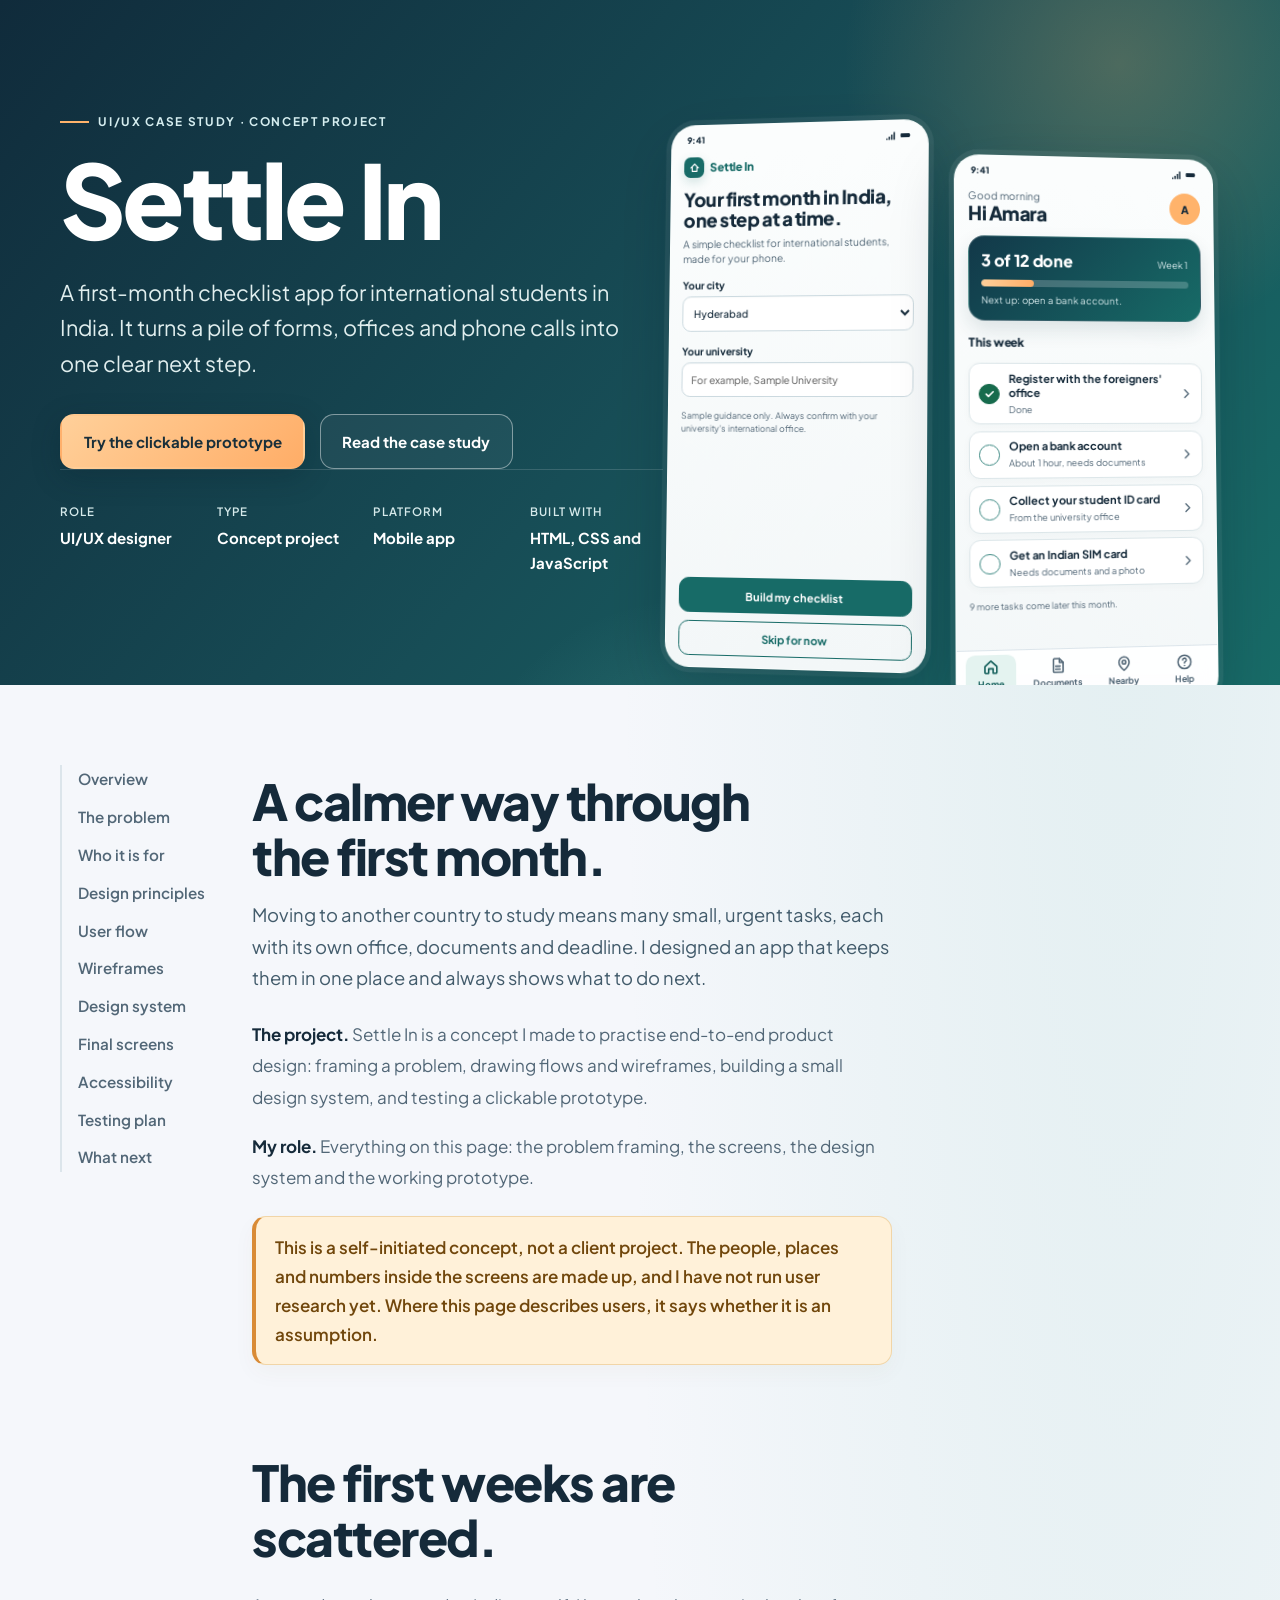
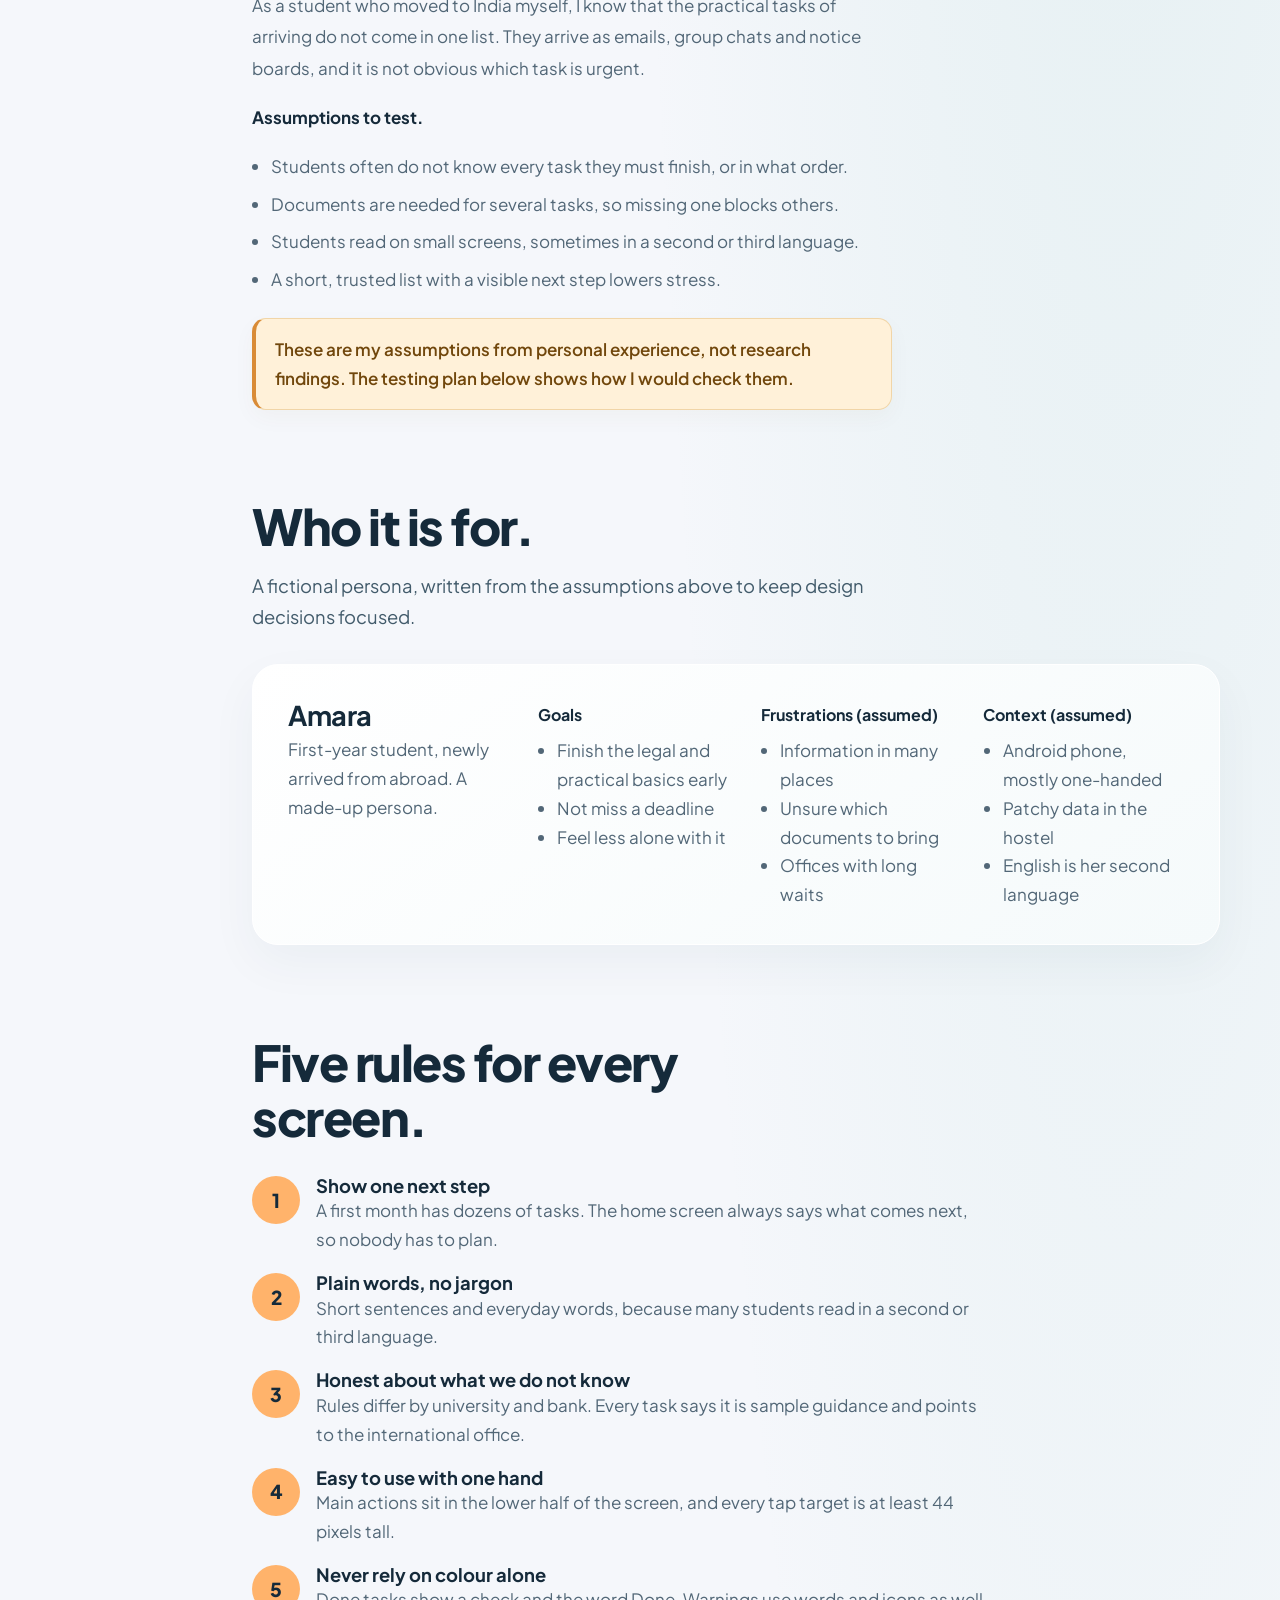
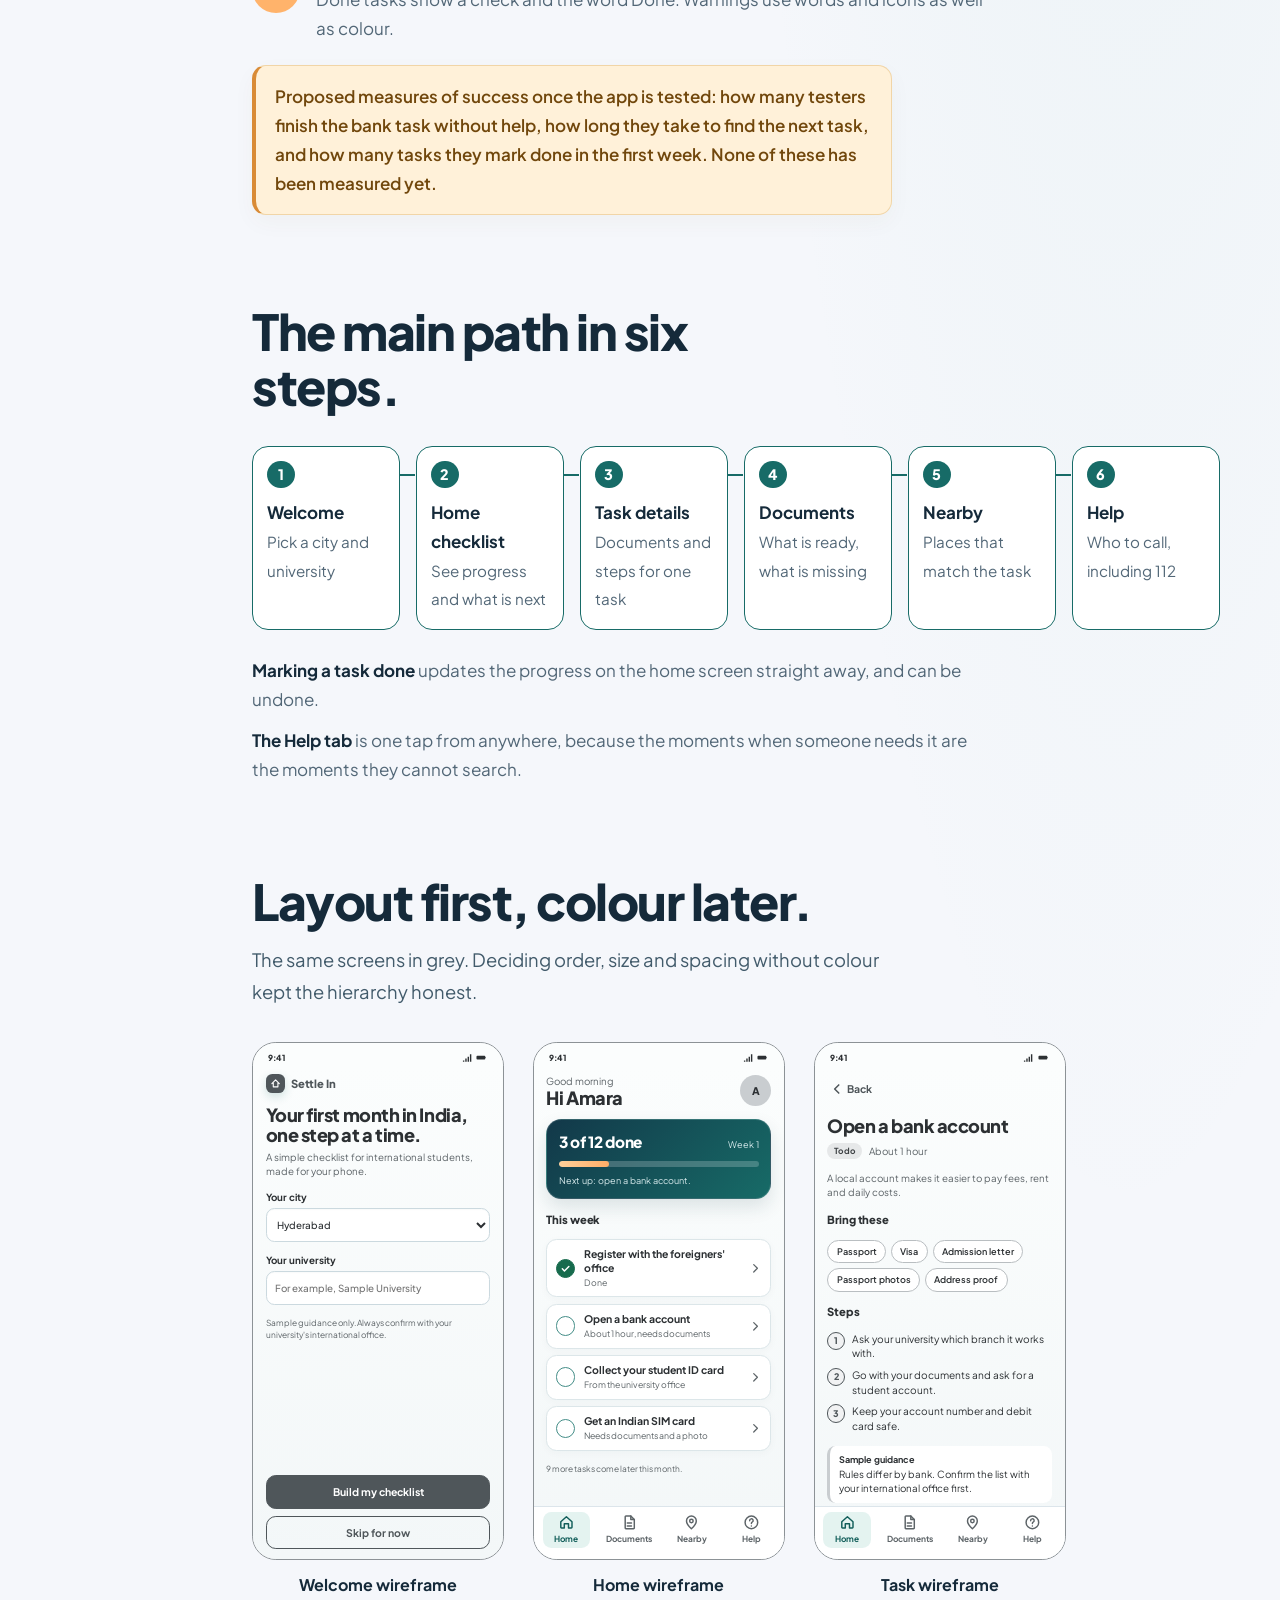
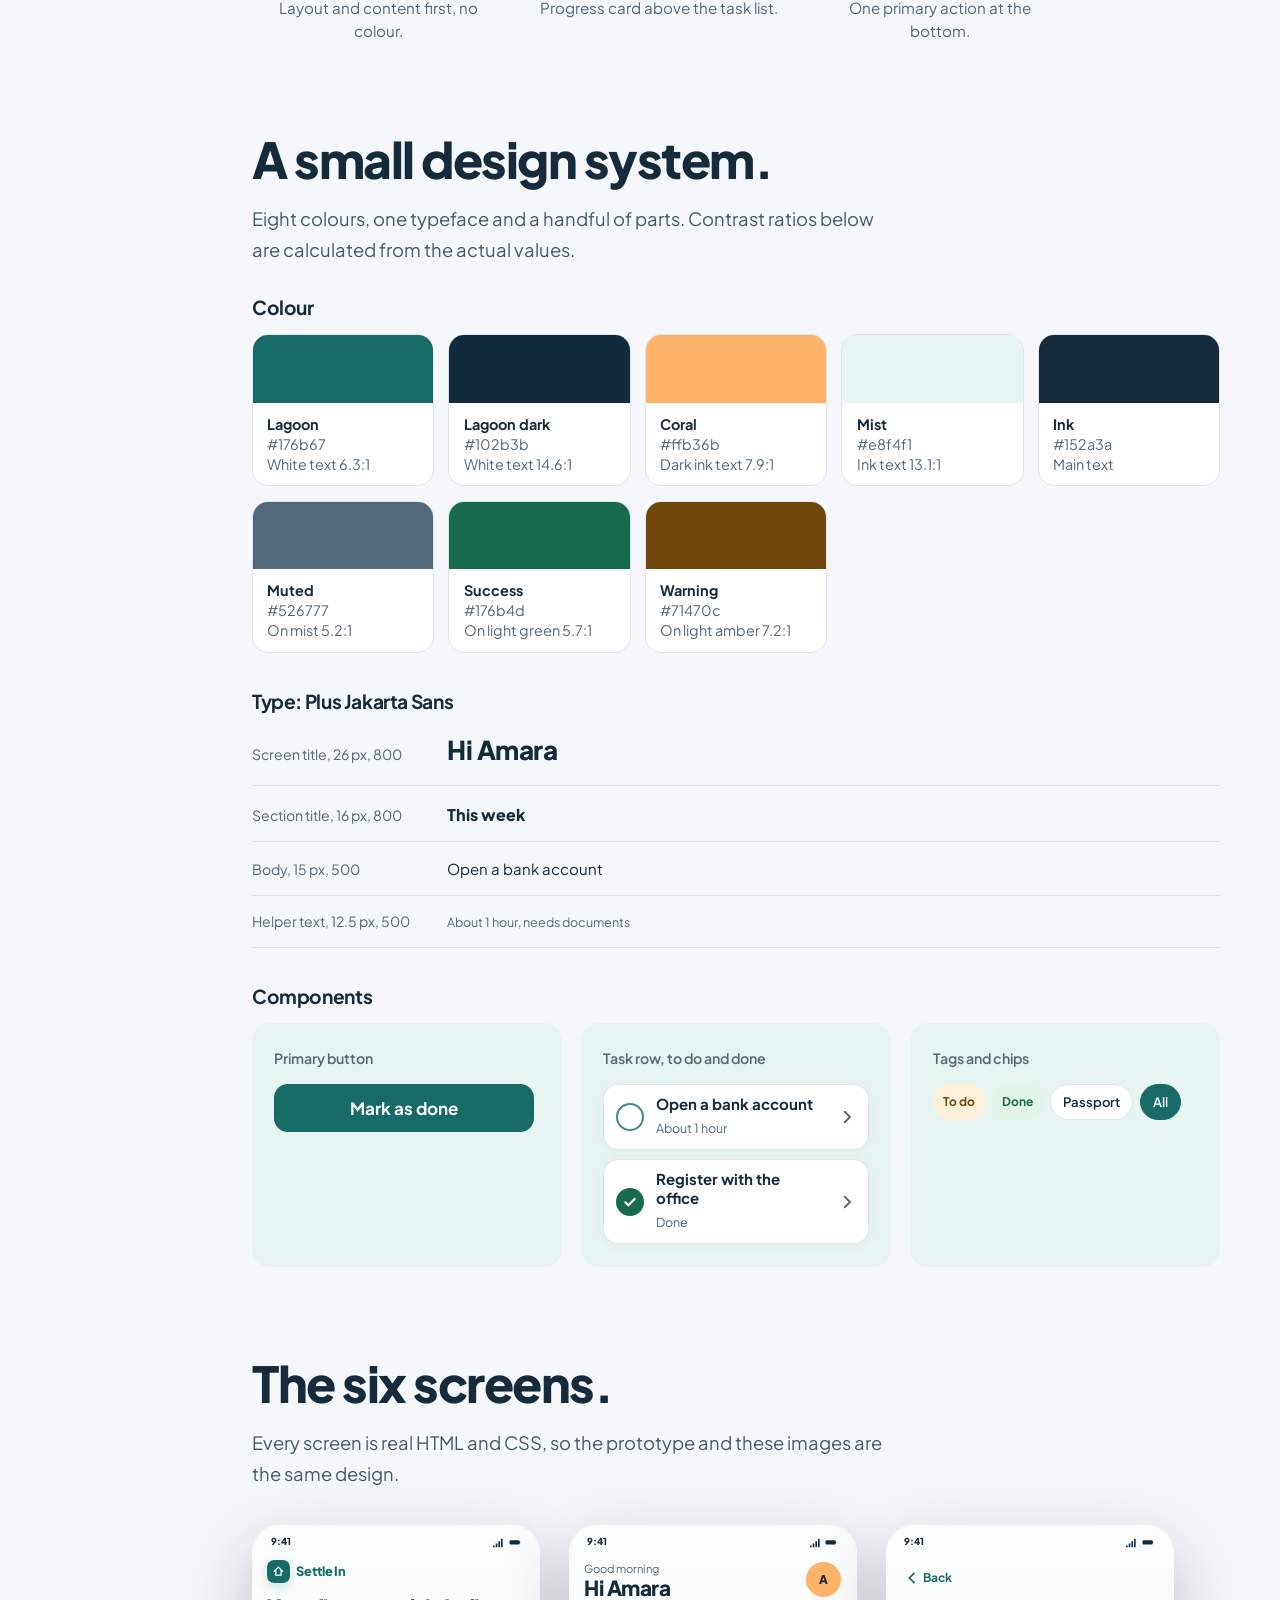
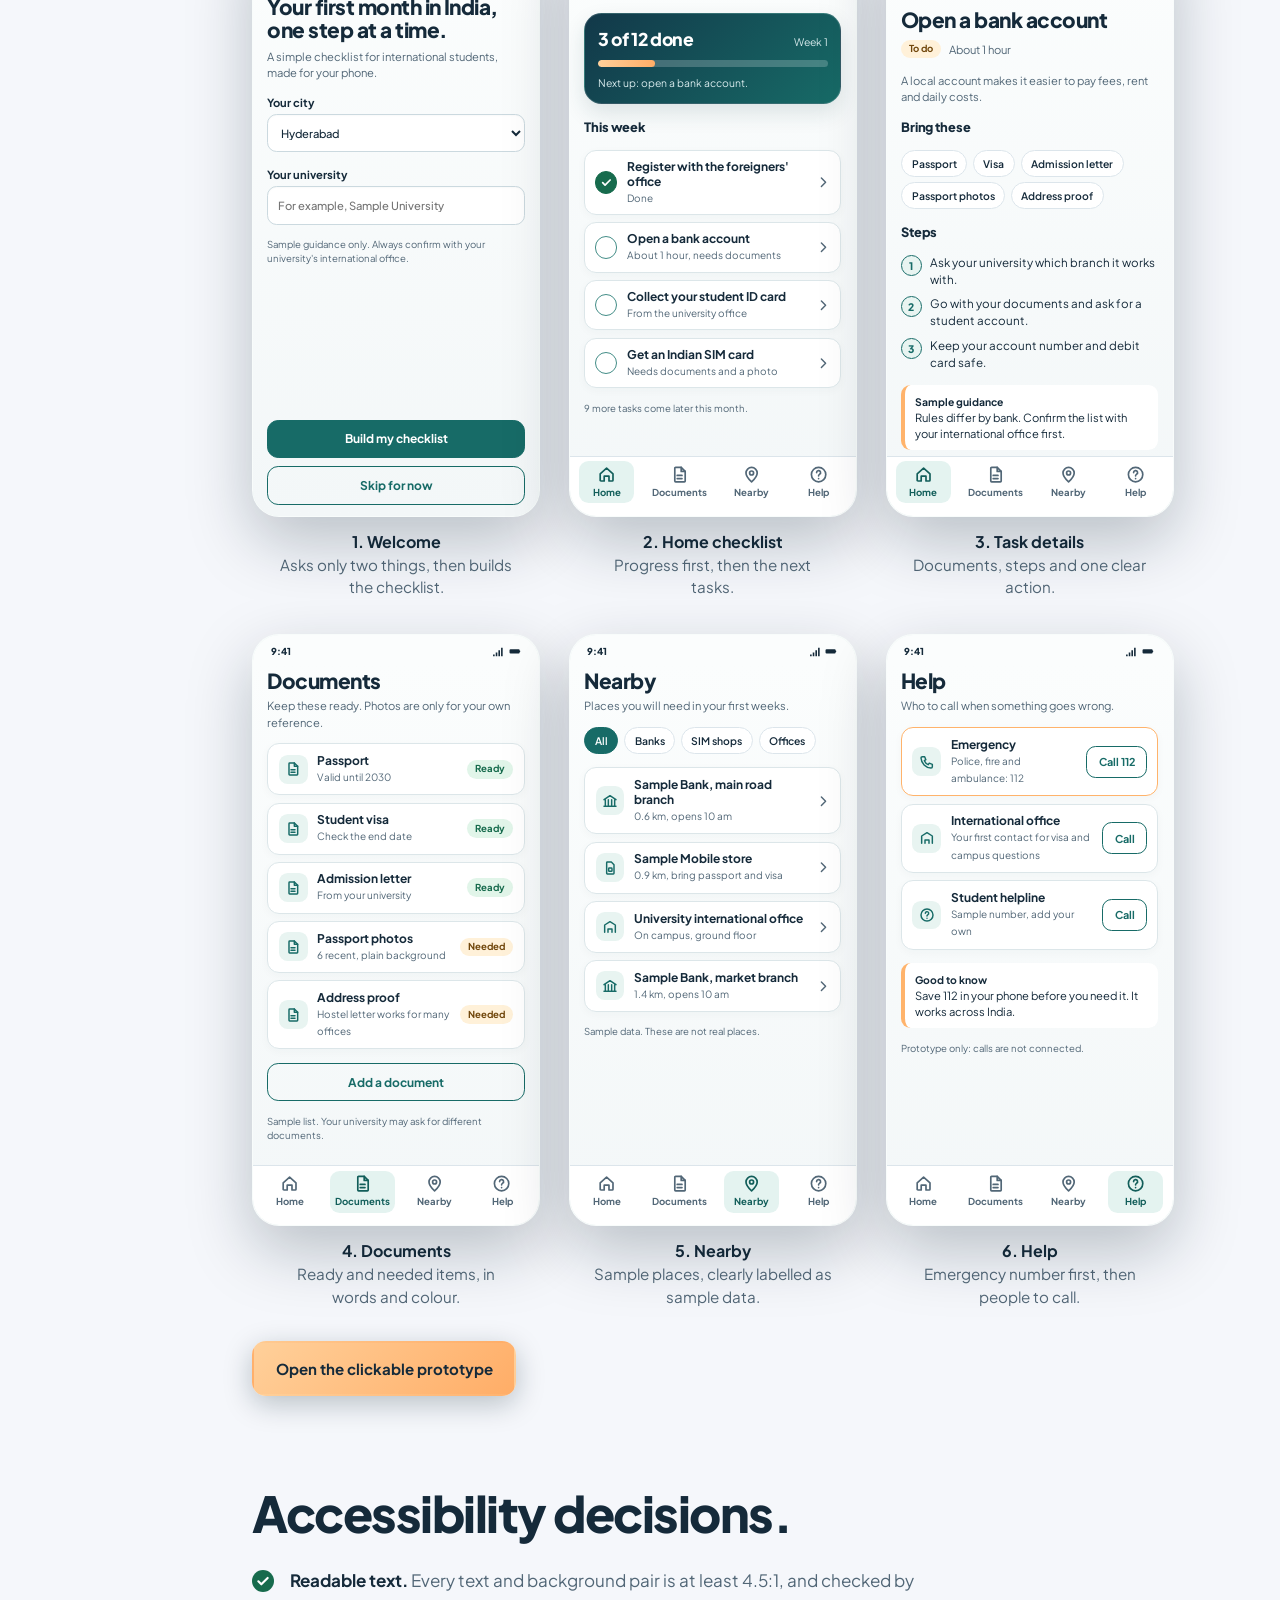
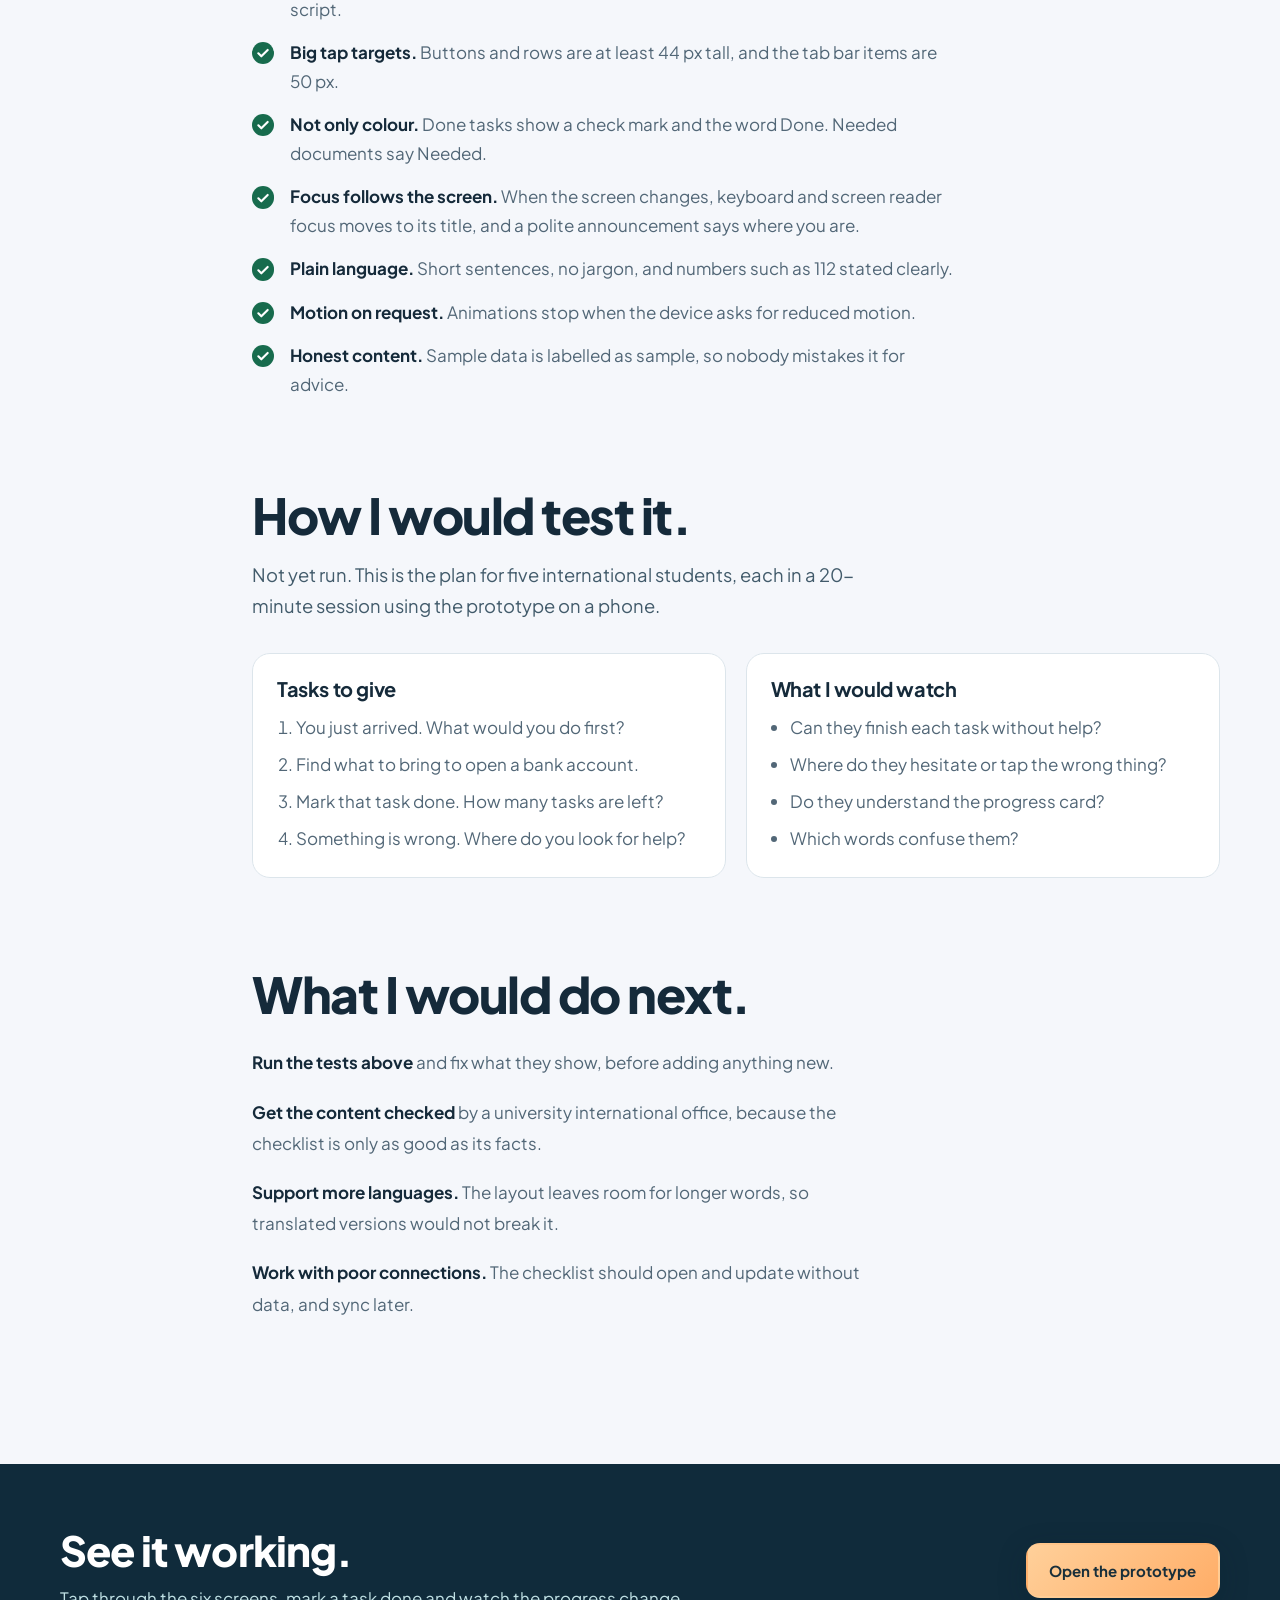
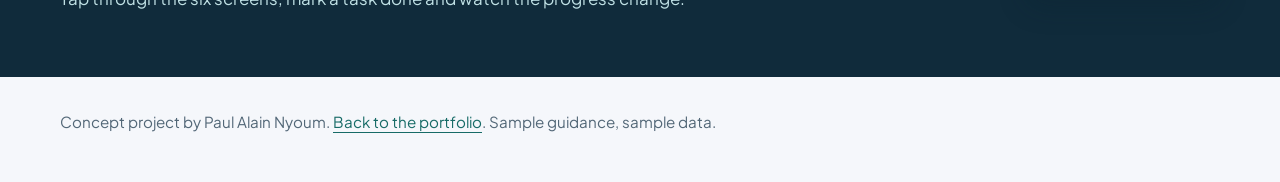
<file: index.html>
<!doctype html>
<html lang="en">
<head>
<meta charset="utf-8">
<meta name="viewport" content="width=device-width, initial-scale=1">
  <link rel="canonical" href="https://paulalan2509.github.io/ux-settle-in/">
<title>Settle In: a UI/UX case study for international students</title>
<meta name="description" content="A concept mobile app that helps international students in India finish their first-month tasks, with a case study and a clickable prototype.">
<meta name="theme-color" content="#102b3b">
<link rel="icon" href="data:image/svg+xml,%3Csvg xmlns='http://www.w3.org/2000/svg' viewBox='0 0 64 64'%3E%3Crect width='64' height='64' rx='16' fill='%23176b67'/%3E%3Cpath d='M16 34l16-16 16 16M22 30v16h20V30' fill='none' stroke='%23fff' stroke-width='5' stroke-linecap='round' stroke-linejoin='round'/%3E%3C/svg%3E">
<link rel="preload" href="assets/fonts/plus-jakarta-sans-latin-wght-normal.woff2" as="font" type="font/woff2" crossorigin>
<link rel="stylesheet" href="css/style.css">
<link rel="stylesheet" href="css/premium.css">
<meta property="og:title" content="Settle In: a UI/UX case study for international students">
<meta property="og:description" content="A concept mobile app that helps international students in India finish their first-month tasks, with a case study and a clickable prototype.">
<meta property="og:type" content="website">
<meta property="og:image" content="https://paulalan2509.github.io/ux-settle-in/assets/og-image.jpg">
<meta name="twitter:card" content="summary_large_image"></head>
<body>
<a class="skip-link" href="#main">Skip to content</a>
<header class="hero dark">
<div class="wrap hero-grid">
<div class="hero-text">
<p class="eyebrow">UI/UX case study · concept project</p>
<h1>Settle In</h1>
<p class="lead">A first-month checklist app for international students in India. It turns a pile of forms, offices and phone calls into one clear next step.</p>
<div class="hero-actions"><a class="btn btn-coral" href="prototype.html">Try the clickable prototype</a><a class="btn btn-line" href="#overview">Read the case study</a></div>
<dl class="facts">
<div><dt>Role</dt><dd>UI/UX designer</dd></div>
<div><dt>Type</dt><dd>Concept project</dd></div>
<div><dt>Platform</dt><dd>Mobile app</dd></div>
<div><dt>Built with</dt><dd>HTML, CSS and JavaScript</dd></div>
</dl>
</div>
<div class="hero-phones"><div class="phone" style="--z:0.74" inert aria-hidden="true"><div class="status"><span>9:41</span><span class="icons"><svg viewBox="0 0 24 24" aria-hidden="true"><path d="M2 18h3v3H2zM7 14h3v7H7zM12 10h3v11h-3zM17 5h3v16h-3z"/></svg><svg viewBox="0 0 24 24" aria-hidden="true"><path d="M3 8h15a2 2 0 0 1 2 2v1h1v2h-1v1a2 2 0 0 1-2 2H3a2 2 0 0 1-2-2v-4a2 2 0 0 1 2-2z"/></svg></span></div><section class="screen" data-screen="welcome"><div class="sbody">
<div class="app-brand"><i><svg viewBox="0 0 24 24" aria-hidden="true" focusable="false"><path d="M4 12l8-8 8 8M7 10v9h10v-9"/></svg></i>Settle In</div>
<div><div class="app-h1" data-focus>Your first month in India, one step at a time.</div><p class="app-sub" style="margin-top:8px">A simple checklist for international students, made for your phone.</p></div>
<label class="field-app">Your city<select><option>Hyderabad</option><option>Bengaluru</option><option>Pune</option><option>Delhi</option></select></label>
<label class="field-app">Your university<input type="text" placeholder="For example, Sample University"></label>
<p class="sample">Sample guidance only. Always confirm with your university's international office.</p>
<div style="margin-top:auto;display:grid;gap:10px"><button class="abtn" type="button" data-go="home">Build my checklist</button><button class="abtn alt" type="button" data-go="home">Skip for now</button></div>
</div></section></div><div class="phone" style="--z:0.74" inert aria-hidden="true"><div class="status"><span>9:41</span><span class="icons"><svg viewBox="0 0 24 24" aria-hidden="true"><path d="M2 18h3v3H2zM7 14h3v7H7zM12 10h3v11h-3zM17 5h3v16h-3z"/></svg><svg viewBox="0 0 24 24" aria-hidden="true"><path d="M3 8h15a2 2 0 0 1 2 2v1h1v2h-1v1a2 2 0 0 1-2 2H3a2 2 0 0 1-2-2v-4a2 2 0 0 1 2-2z"/></svg></span></div><section class="screen" data-screen="home"><div class="sbody">
<div class="hello"><div><p class="app-sub">Good morning</p><div class="app-h1" data-focus>Hi Amara</div></div><div class="avatar" aria-hidden="true">A</div></div>
<div class="progress">
<div style="display:flex;justify-content:space-between;align-items:baseline"><strong><span data-done-count>3</span> of 12 done</strong><span style="color:#d7eaec;font-size:13px">Week 1</span></div>
<div class="bar" role="progressbar" aria-label="Checklist progress" aria-valuemin="0" aria-valuemax="12" aria-valuenow="3" data-bar-wrap><i data-bar style="width:25%"></i></div>
<p>Next up: open a bank account.</p>
</div>
<div class="app-h2">This week</div>
<div class="tasks">
<button class="task done" type="button" data-task="office" data-demo><span class="check"><svg viewBox="0 0 24 24" aria-hidden="true" focusable="false"><path d="M5 12.5l4.5 4.5L19 7.5"/></svg></span><span class="t"><strong>Register with the foreigners' office</strong><small data-pending="Ask your international office if you must">Done</small></span><svg viewBox="0 0 24 24" aria-hidden="true" focusable="false" class="chev"><path d="M9 5l7 7-7 7"/></svg></button>
<button class="task" type="button" data-task="bank" data-go="task"><span class="check"><svg viewBox="0 0 24 24" aria-hidden="true" focusable="false"><path d="M5 12.5l4.5 4.5L19 7.5"/></svg></span><span class="t"><strong>Open a bank account</strong><small data-pending="About 1 hour, needs documents">About 1 hour, needs documents</small></span><svg viewBox="0 0 24 24" aria-hidden="true" focusable="false" class="chev"><path d="M9 5l7 7-7 7"/></svg></button>
<button class="task" type="button" data-task="id" data-demo><span class="check"><svg viewBox="0 0 24 24" aria-hidden="true" focusable="false"><path d="M5 12.5l4.5 4.5L19 7.5"/></svg></span><span class="t"><strong>Collect your student ID card</strong><small data-pending="From the university office">From the university office</small></span><svg viewBox="0 0 24 24" aria-hidden="true" focusable="false" class="chev"><path d="M9 5l7 7-7 7"/></svg></button>
<button class="task" type="button" data-task="sim" data-demo><span class="check"><svg viewBox="0 0 24 24" aria-hidden="true" focusable="false"><path d="M5 12.5l4.5 4.5L19 7.5"/></svg></span><span class="t"><strong>Get an Indian SIM card</strong><small data-pending="Needs documents and a photo">Needs documents and a photo</small></span><svg viewBox="0 0 24 24" aria-hidden="true" focusable="false" class="chev"><path d="M9 5l7 7-7 7"/></svg></button>
</div>
<p class="sample">9 more tasks come later this month.</p>
</div><nav class="tabbar" aria-label="Main"><button class="tabbtn" type="button" data-go="home" aria-current="page"><svg viewBox="0 0 24 24" aria-hidden="true" focusable="false"><path d="M4 11l8-7 8 7v8a1 1 0 0 1-1 1h-4v-6h-6v6H5a1 1 0 0 1-1-1z"/></svg>Home</button><button class="tabbtn" type="button" data-go="docs"><svg viewBox="0 0 24 24" aria-hidden="true" focusable="false"><path d="M7 3h7l5 5v12a1 1 0 0 1-1 1H7a1 1 0 0 1-1-1V4a1 1 0 0 1 1-1z"/><path d="M14 3v5h5M9 13h6M9 17h6"/></svg>Documents</button><button class="tabbtn" type="button" data-go="nearby"><svg viewBox="0 0 24 24" aria-hidden="true" focusable="false"><path d="M12 21s7-6.2 7-11a7 7 0 1 0-14 0c0 4.8 7 11 7 11z"/><circle cx="12" cy="10" r="2.5"/></svg>Nearby</button><button class="tabbtn" type="button" data-go="help"><svg viewBox="0 0 24 24" aria-hidden="true" focusable="false"><circle cx="12" cy="12" r="9"/><path d="M9.5 9.5a2.5 2.5 0 1 1 3.6 2.2c-.7.4-1.1.9-1.1 1.8M12 17h.01"/></svg>Help</button></nav></section></div></div>
</div>
</header>

<div class="wrap layout">
<nav class="rail" aria-label="Case study sections"><ul><li><a href="#overview">Overview</a></li><li><a href="#problem">The problem</a></li><li><a href="#persona">Who it is for</a></li><li><a href="#principles">Design principles</a></li><li><a href="#flow">User flow</a></li><li><a href="#wireframes">Wireframes</a></li><li><a href="#system">Design system</a></li><li><a href="#screens">Final screens</a></li><li><a href="#access">Accessibility</a></li><li><a href="#testing">Testing plan</a></li><li><a href="#next">What next</a></li></ul></nav>
<main id="main" class="study">

<section class="chapter" id="overview" aria-labelledby="h-overview">
<h2 id="h-overview">A calmer way through the first month.</h2>
<p class="intro">Moving to another country to study means many small, urgent tasks, each with its own office, documents and deadline. I designed an app that keeps them in one place and always shows what to do next.</p>
<div class="body">
<p><strong>The project.</strong> Settle In is a concept I made to practise end-to-end product design: framing a problem, drawing flows and wireframes, building a small design system, and testing a clickable prototype.</p>
<p><strong>My role.</strong> Everything on this page: the problem framing, the screens, the design system and the working prototype.</p>
</div>
<p class="note">This is a self-initiated concept, not a client project. The people, places and numbers inside the screens are made up, and I have not run user research yet. Where this page describes users, it says whether it is an assumption.</p>
</section>

<section class="chapter" id="problem" aria-labelledby="h-problem">
<h2 id="h-problem">The first weeks are scattered.</h2>
<div class="body">
<p>As a student who moved to India myself, I know that the practical tasks of arriving do not come in one list. They arrive as emails, group chats and notice boards, and it is not obvious which task is urgent.</p>
<p><strong>Assumptions to test.</strong></p>
<ul style="margin:0;padding-left:1.2rem;display:grid;gap:.4rem">
<li>Students often do not know every task they must finish, or in what order.</li>
<li>Documents are needed for several tasks, so missing one blocks others.</li>
<li>Students read on small screens, sometimes in a second or third language.</li>
<li>A short, trusted list with a visible next step lowers stress.</li>
</ul>
</div>
<p class="note">These are my assumptions from personal experience, not research findings. The testing plan below shows how I would check them.</p>
</section>

<section class="chapter" id="persona" aria-labelledby="h-persona">
<h2 id="h-persona">Who it is for.</h2>
<p class="intro">A fictional persona, written from the assumptions above to keep design decisions focused.</p>
<div class="persona">
<div><h3>Amara</h3><p class="sub">First-year student, newly arrived from abroad. A made-up persona.</p></div>
<div class="cols">
<div><h4>Goals</h4><ul><li>Finish the legal and practical basics early</li><li>Not miss a deadline</li><li>Feel less alone with it</li></ul></div>
<div><h4>Frustrations (assumed)</h4><ul><li>Information in many places</li><li>Unsure which documents to bring</li><li>Offices with long waits</li></ul></div>
<div><h4>Context (assumed)</h4><ul><li>Android phone, mostly one-handed</li><li>Patchy data in the hostel</li><li>English is her second language</li></ul></div>
</div>
</div>
</section>

<section class="chapter" id="principles" aria-labelledby="h-principles">
<h2 id="h-principles">Five rules for every screen.</h2>
<ol class="principles"><li><span class="n" aria-hidden="true">1</span><div><h3>Show one next step</h3><p>A first month has dozens of tasks. The home screen always says what comes next, so nobody has to plan.</p></div></li><li><span class="n" aria-hidden="true">2</span><div><h3>Plain words, no jargon</h3><p>Short sentences and everyday words, because many students read in a second or third language.</p></div></li><li><span class="n" aria-hidden="true">3</span><div><h3>Honest about what we do not know</h3><p>Rules differ by university and bank. Every task says it is sample guidance and points to the international office.</p></div></li><li><span class="n" aria-hidden="true">4</span><div><h3>Easy to use with one hand</h3><p>Main actions sit in the lower half of the screen, and every tap target is at least 44 pixels tall.</p></div></li><li><span class="n" aria-hidden="true">5</span><div><h3>Never rely on colour alone</h3><p>Done tasks show a check and the word Done. Warnings use words and icons as well as colour.</p></div></li></ol>
<p class="note">Proposed measures of success once the app is tested: how many testers finish the bank task without help, how long they take to find the next task, and how many tasks they mark done in the first week. None of these has been measured yet.</p>
</section>

<section class="chapter" id="flow" aria-labelledby="h-flow">
<h2 id="h-flow">The main path in six steps.</h2>
<ol class="flow"><li><strong>Welcome</strong><span>Pick a city and university</span></li><li><strong>Home checklist</strong><span>See progress and what is next</span></li><li><strong>Task details</strong><span>Documents and steps for one task</span></li><li><strong>Documents</strong><span>What is ready, what is missing</span></li><li><strong>Nearby</strong><span>Places that match the task</span></li><li><strong>Help</strong><span>Who to call, including 112</span></li></ol>
<div class="side-paths">
<p><strong>Marking a task done</strong> updates the progress on the home screen straight away, and can be undone.</p>
<p><strong>The Help tab</strong> is one tap from anywhere, because the moments when someone needs it are the moments they cannot search.</p>
</div>
</section>

<section class="chapter" id="wireframes" aria-labelledby="h-wire">
<h2 id="h-wire">Layout first, colour later.</h2>
<p class="intro">The same screens in grey. Deciding order, size and spacing without colour kept the hierarchy honest.</p>
<div class="phones"><figure><div class="phone wire" style="--z:0.7" inert aria-hidden="true"><div class="status"><span>9:41</span><span class="icons"><svg viewBox="0 0 24 24" aria-hidden="true"><path d="M2 18h3v3H2zM7 14h3v7H7zM12 10h3v11h-3zM17 5h3v16h-3z"/></svg><svg viewBox="0 0 24 24" aria-hidden="true"><path d="M3 8h15a2 2 0 0 1 2 2v1h1v2h-1v1a2 2 0 0 1-2 2H3a2 2 0 0 1-2-2v-4a2 2 0 0 1 2-2z"/></svg></span></div><section class="screen" data-screen="welcome"><div class="sbody">
<div class="app-brand"><i><svg viewBox="0 0 24 24" aria-hidden="true" focusable="false"><path d="M4 12l8-8 8 8M7 10v9h10v-9"/></svg></i>Settle In</div>
<div><div class="app-h1" data-focus>Your first month in India, one step at a time.</div><p class="app-sub" style="margin-top:8px">A simple checklist for international students, made for your phone.</p></div>
<label class="field-app">Your city<select><option>Hyderabad</option><option>Bengaluru</option><option>Pune</option><option>Delhi</option></select></label>
<label class="field-app">Your university<input type="text" placeholder="For example, Sample University"></label>
<p class="sample">Sample guidance only. Always confirm with your university's international office.</p>
<div style="margin-top:auto;display:grid;gap:10px"><button class="abtn" type="button" data-go="home">Build my checklist</button><button class="abtn alt" type="button" data-go="home">Skip for now</button></div>
</div></section></div><figcaption><strong>Welcome wireframe</strong>Layout and content first, no colour.</figcaption></figure><figure><div class="phone wire" style="--z:0.7" inert aria-hidden="true"><div class="status"><span>9:41</span><span class="icons"><svg viewBox="0 0 24 24" aria-hidden="true"><path d="M2 18h3v3H2zM7 14h3v7H7zM12 10h3v11h-3zM17 5h3v16h-3z"/></svg><svg viewBox="0 0 24 24" aria-hidden="true"><path d="M3 8h15a2 2 0 0 1 2 2v1h1v2h-1v1a2 2 0 0 1-2 2H3a2 2 0 0 1-2-2v-4a2 2 0 0 1 2-2z"/></svg></span></div><section class="screen" data-screen="home"><div class="sbody">
<div class="hello"><div><p class="app-sub">Good morning</p><div class="app-h1" data-focus>Hi Amara</div></div><div class="avatar" aria-hidden="true">A</div></div>
<div class="progress">
<div style="display:flex;justify-content:space-between;align-items:baseline"><strong><span data-done-count>3</span> of 12 done</strong><span style="color:#d7eaec;font-size:13px">Week 1</span></div>
<div class="bar" role="progressbar" aria-label="Checklist progress" aria-valuemin="0" aria-valuemax="12" aria-valuenow="3" data-bar-wrap><i data-bar style="width:25%"></i></div>
<p>Next up: open a bank account.</p>
</div>
<div class="app-h2">This week</div>
<div class="tasks">
<button class="task done" type="button" data-task="office" data-demo><span class="check"><svg viewBox="0 0 24 24" aria-hidden="true" focusable="false"><path d="M5 12.5l4.5 4.5L19 7.5"/></svg></span><span class="t"><strong>Register with the foreigners' office</strong><small data-pending="Ask your international office if you must">Done</small></span><svg viewBox="0 0 24 24" aria-hidden="true" focusable="false" class="chev"><path d="M9 5l7 7-7 7"/></svg></button>
<button class="task" type="button" data-task="bank" data-go="task"><span class="check"><svg viewBox="0 0 24 24" aria-hidden="true" focusable="false"><path d="M5 12.5l4.5 4.5L19 7.5"/></svg></span><span class="t"><strong>Open a bank account</strong><small data-pending="About 1 hour, needs documents">About 1 hour, needs documents</small></span><svg viewBox="0 0 24 24" aria-hidden="true" focusable="false" class="chev"><path d="M9 5l7 7-7 7"/></svg></button>
<button class="task" type="button" data-task="id" data-demo><span class="check"><svg viewBox="0 0 24 24" aria-hidden="true" focusable="false"><path d="M5 12.5l4.5 4.5L19 7.5"/></svg></span><span class="t"><strong>Collect your student ID card</strong><small data-pending="From the university office">From the university office</small></span><svg viewBox="0 0 24 24" aria-hidden="true" focusable="false" class="chev"><path d="M9 5l7 7-7 7"/></svg></button>
<button class="task" type="button" data-task="sim" data-demo><span class="check"><svg viewBox="0 0 24 24" aria-hidden="true" focusable="false"><path d="M5 12.5l4.5 4.5L19 7.5"/></svg></span><span class="t"><strong>Get an Indian SIM card</strong><small data-pending="Needs documents and a photo">Needs documents and a photo</small></span><svg viewBox="0 0 24 24" aria-hidden="true" focusable="false" class="chev"><path d="M9 5l7 7-7 7"/></svg></button>
</div>
<p class="sample">9 more tasks come later this month.</p>
</div><nav class="tabbar" aria-label="Main"><button class="tabbtn" type="button" data-go="home" aria-current="page"><svg viewBox="0 0 24 24" aria-hidden="true" focusable="false"><path d="M4 11l8-7 8 7v8a1 1 0 0 1-1 1h-4v-6h-6v6H5a1 1 0 0 1-1-1z"/></svg>Home</button><button class="tabbtn" type="button" data-go="docs"><svg viewBox="0 0 24 24" aria-hidden="true" focusable="false"><path d="M7 3h7l5 5v12a1 1 0 0 1-1 1H7a1 1 0 0 1-1-1V4a1 1 0 0 1 1-1z"/><path d="M14 3v5h5M9 13h6M9 17h6"/></svg>Documents</button><button class="tabbtn" type="button" data-go="nearby"><svg viewBox="0 0 24 24" aria-hidden="true" focusable="false"><path d="M12 21s7-6.2 7-11a7 7 0 1 0-14 0c0 4.8 7 11 7 11z"/><circle cx="12" cy="10" r="2.5"/></svg>Nearby</button><button class="tabbtn" type="button" data-go="help"><svg viewBox="0 0 24 24" aria-hidden="true" focusable="false"><circle cx="12" cy="12" r="9"/><path d="M9.5 9.5a2.5 2.5 0 1 1 3.6 2.2c-.7.4-1.1.9-1.1 1.8M12 17h.01"/></svg>Help</button></nav></section></div><figcaption><strong>Home wireframe</strong>Progress card above the task list.</figcaption></figure><figure><div class="phone wire" style="--z:0.7" inert aria-hidden="true"><div class="status"><span>9:41</span><span class="icons"><svg viewBox="0 0 24 24" aria-hidden="true"><path d="M2 18h3v3H2zM7 14h3v7H7zM12 10h3v11h-3zM17 5h3v16h-3z"/></svg><svg viewBox="0 0 24 24" aria-hidden="true"><path d="M3 8h15a2 2 0 0 1 2 2v1h1v2h-1v1a2 2 0 0 1-2 2H3a2 2 0 0 1-2-2v-4a2 2 0 0 1 2-2z"/></svg></span></div><section class="screen" data-screen="task"><div class="sbody">
<div class="topbar"><button class="back" type="button" data-back><svg viewBox="0 0 24 24" aria-hidden="true" focusable="false"><path d="M15 5l-7 7 7 7"/></svg>Back</button></div>
<div><div class="app-h1" data-focus>Open a bank account</div>
<div style="display:flex;gap:10px;align-items:center;margin-top:10px"><span class="tag" data-status="bank">To do</span><span class="app-sub">About 1 hour</span></div></div>
<p class="app-sub">A local account makes it easier to pay fees, rent and daily costs.</p>
<div class="app-h2">Bring these</div>
<div class="chips"><span class="chip">Passport</span><span class="chip">Visa</span><span class="chip">Admission letter</span><span class="chip">Passport photos</span><span class="chip">Address proof</span></div>
<div class="app-h2">Steps</div>
<ol class="steps-app"><li>Ask your university which branch it works with.</li><li>Go with your documents and ask for a student account.</li><li>Keep your account number and debit card safe.</li></ol>
<div class="tip"><strong>Sample guidance</strong>Rules differ by bank. Confirm the list with your international office first.</div>
<div style="display:grid;gap:10px;margin-top:4px"><button class="abtn" type="button" data-done="bank" aria-pressed="false">Mark as done</button><button class="abtn alt" type="button" data-go="docs">See my documents</button></div>
</div><nav class="tabbar" aria-label="Main"><button class="tabbtn" type="button" data-go="home" aria-current="page"><svg viewBox="0 0 24 24" aria-hidden="true" focusable="false"><path d="M4 11l8-7 8 7v8a1 1 0 0 1-1 1h-4v-6h-6v6H5a1 1 0 0 1-1-1z"/></svg>Home</button><button class="tabbtn" type="button" data-go="docs"><svg viewBox="0 0 24 24" aria-hidden="true" focusable="false"><path d="M7 3h7l5 5v12a1 1 0 0 1-1 1H7a1 1 0 0 1-1-1V4a1 1 0 0 1 1-1z"/><path d="M14 3v5h5M9 13h6M9 17h6"/></svg>Documents</button><button class="tabbtn" type="button" data-go="nearby"><svg viewBox="0 0 24 24" aria-hidden="true" focusable="false"><path d="M12 21s7-6.2 7-11a7 7 0 1 0-14 0c0 4.8 7 11 7 11z"/><circle cx="12" cy="10" r="2.5"/></svg>Nearby</button><button class="tabbtn" type="button" data-go="help"><svg viewBox="0 0 24 24" aria-hidden="true" focusable="false"><circle cx="12" cy="12" r="9"/><path d="M9.5 9.5a2.5 2.5 0 1 1 3.6 2.2c-.7.4-1.1.9-1.1 1.8M12 17h.01"/></svg>Help</button></nav></section></div><figcaption><strong>Task wireframe</strong>One primary action at the bottom.</figcaption></figure></div>
</section>

<section class="chapter" id="system" aria-labelledby="h-system">
<h2 id="h-system">A small design system.</h2>
<p class="intro">Eight colours, one typeface and a handful of parts. Contrast ratios below are calculated from the actual values.</p>
<div class="tokens">
<div><h3 style="margin-bottom:1rem;font-size:1.2rem">Colour</h3><div class="swatches"><div class="swatch"><div class="chip-c" style="background:#176b67"></div><div><strong>Lagoon</strong><span>#176b67<br>White text 6.3:1</span></div></div><div class="swatch"><div class="chip-c" style="background:#102b3b"></div><div><strong>Lagoon dark</strong><span>#102b3b<br>White text 14.6:1</span></div></div><div class="swatch"><div class="chip-c" style="background:#ffb36b"></div><div><strong>Coral</strong><span>#ffb36b<br>Dark ink text 7.9:1</span></div></div><div class="swatch"><div class="chip-c" style="background:#e8f4f1"></div><div><strong>Mist</strong><span>#e8f4f1<br>Ink text 13.1:1</span></div></div><div class="swatch"><div class="chip-c" style="background:#152a3a"></div><div><strong>Ink</strong><span>#152a3a<br>Main text</span></div></div><div class="swatch"><div class="chip-c" style="background:#526777"></div><div><strong>Muted</strong><span>#526777<br>On mist 5.2:1</span></div></div><div class="swatch"><div class="chip-c" style="background:#176b4d"></div><div><strong>Success</strong><span>#176b4d<br>On light green 5.7:1</span></div></div><div class="swatch"><div class="chip-c" style="background:#71470c"></div><div><strong>Warning</strong><span>#71470c<br>On light amber 7.2:1</span></div></div></div></div>
<div><h3 style="margin-bottom:1rem;font-size:1.2rem">Type: Plus Jakarta Sans</h3>
<div class="type-spec">
<div class="type-row"><small>Screen title, 26 px, 800</small><span style="font-size:26px;font-weight:800;letter-spacing:-.02em">Hi Amara</span></div>
<div class="type-row"><small>Section title, 16 px, 800</small><span style="font-size:16px;font-weight:800">This week</span></div>
<div class="type-row"><small>Body, 15 px, 500</small><span style="font-size:15px">Open a bank account</span></div>
<div class="type-row"><small>Helper text, 12.5 px, 500</small><span style="font-size:12.5px;color:var(--mute)">About 1 hour, needs documents</span></div>
</div></div>
<div><h3 style="margin-bottom:1rem;font-size:1.2rem">Components</h3><div class="parts">
<div class="part"><small>Primary button</small><div inert class="phone-part" style="font-family:var(--font)"><button class="abtn" type="button" tabindex="-1" style="max-width:260px">Mark as done</button></div></div>
<div class="part"><small>Task row, to do and done</small><div inert class="tasks" style="font-size:15px;max-width:320px"><button class="task" type="button" data-task="a" data-demo><span class="check"><svg viewBox="0 0 24 24" aria-hidden="true" focusable="false"><path d="M5 12.5l4.5 4.5L19 7.5"/></svg></span><span class="t"><strong>Open a bank account</strong><small data-pending="About 1 hour">About 1 hour</small></span><svg viewBox="0 0 24 24" aria-hidden="true" focusable="false" class="chev"><path d="M9 5l7 7-7 7"/></svg></button><button class="task done" type="button" data-task="b" data-demo><span class="check"><svg viewBox="0 0 24 24" aria-hidden="true" focusable="false"><path d="M5 12.5l4.5 4.5L19 7.5"/></svg></span><span class="t"><strong>Register with the office</strong><small data-pending="Ask your international office">Done</small></span><svg viewBox="0 0 24 24" aria-hidden="true" focusable="false" class="chev"><path d="M9 5l7 7-7 7"/></svg></button></div></div>
<div class="part"><small>Tags and chips</small><div inert class="chips"><span class="tag">To do</span><span class="tag ok">Done</span><span class="chip">Passport</span><span class="chip on">All</span></div></div>
</div></div>
</div>
</section>

<section class="chapter" id="screens" aria-labelledby="h-screens">
<h2 id="h-screens">The six screens.</h2>
<p class="intro">Every screen is real HTML and CSS, so the prototype and these images are the same design.</p>
<div class="phones"><figure><div class="phone" style="--z:0.8" inert aria-hidden="true"><div class="status"><span>9:41</span><span class="icons"><svg viewBox="0 0 24 24" aria-hidden="true"><path d="M2 18h3v3H2zM7 14h3v7H7zM12 10h3v11h-3zM17 5h3v16h-3z"/></svg><svg viewBox="0 0 24 24" aria-hidden="true"><path d="M3 8h15a2 2 0 0 1 2 2v1h1v2h-1v1a2 2 0 0 1-2 2H3a2 2 0 0 1-2-2v-4a2 2 0 0 1 2-2z"/></svg></span></div><section class="screen" data-screen="welcome"><div class="sbody">
<div class="app-brand"><i><svg viewBox="0 0 24 24" aria-hidden="true" focusable="false"><path d="M4 12l8-8 8 8M7 10v9h10v-9"/></svg></i>Settle In</div>
<div><div class="app-h1" data-focus>Your first month in India, one step at a time.</div><p class="app-sub" style="margin-top:8px">A simple checklist for international students, made for your phone.</p></div>
<label class="field-app">Your city<select><option>Hyderabad</option><option>Bengaluru</option><option>Pune</option><option>Delhi</option></select></label>
<label class="field-app">Your university<input type="text" placeholder="For example, Sample University"></label>
<p class="sample">Sample guidance only. Always confirm with your university's international office.</p>
<div style="margin-top:auto;display:grid;gap:10px"><button class="abtn" type="button" data-go="home">Build my checklist</button><button class="abtn alt" type="button" data-go="home">Skip for now</button></div>
</div></section></div><figcaption><strong>1. Welcome</strong>Asks only two things, then builds the checklist.</figcaption></figure><figure><div class="phone" style="--z:0.8" inert aria-hidden="true"><div class="status"><span>9:41</span><span class="icons"><svg viewBox="0 0 24 24" aria-hidden="true"><path d="M2 18h3v3H2zM7 14h3v7H7zM12 10h3v11h-3zM17 5h3v16h-3z"/></svg><svg viewBox="0 0 24 24" aria-hidden="true"><path d="M3 8h15a2 2 0 0 1 2 2v1h1v2h-1v1a2 2 0 0 1-2 2H3a2 2 0 0 1-2-2v-4a2 2 0 0 1 2-2z"/></svg></span></div><section class="screen" data-screen="home"><div class="sbody">
<div class="hello"><div><p class="app-sub">Good morning</p><div class="app-h1" data-focus>Hi Amara</div></div><div class="avatar" aria-hidden="true">A</div></div>
<div class="progress">
<div style="display:flex;justify-content:space-between;align-items:baseline"><strong><span data-done-count>3</span> of 12 done</strong><span style="color:#d7eaec;font-size:13px">Week 1</span></div>
<div class="bar" role="progressbar" aria-label="Checklist progress" aria-valuemin="0" aria-valuemax="12" aria-valuenow="3" data-bar-wrap><i data-bar style="width:25%"></i></div>
<p>Next up: open a bank account.</p>
</div>
<div class="app-h2">This week</div>
<div class="tasks">
<button class="task done" type="button" data-task="office" data-demo><span class="check"><svg viewBox="0 0 24 24" aria-hidden="true" focusable="false"><path d="M5 12.5l4.5 4.5L19 7.5"/></svg></span><span class="t"><strong>Register with the foreigners' office</strong><small data-pending="Ask your international office if you must">Done</small></span><svg viewBox="0 0 24 24" aria-hidden="true" focusable="false" class="chev"><path d="M9 5l7 7-7 7"/></svg></button>
<button class="task" type="button" data-task="bank" data-go="task"><span class="check"><svg viewBox="0 0 24 24" aria-hidden="true" focusable="false"><path d="M5 12.5l4.5 4.5L19 7.5"/></svg></span><span class="t"><strong>Open a bank account</strong><small data-pending="About 1 hour, needs documents">About 1 hour, needs documents</small></span><svg viewBox="0 0 24 24" aria-hidden="true" focusable="false" class="chev"><path d="M9 5l7 7-7 7"/></svg></button>
<button class="task" type="button" data-task="id" data-demo><span class="check"><svg viewBox="0 0 24 24" aria-hidden="true" focusable="false"><path d="M5 12.5l4.5 4.5L19 7.5"/></svg></span><span class="t"><strong>Collect your student ID card</strong><small data-pending="From the university office">From the university office</small></span><svg viewBox="0 0 24 24" aria-hidden="true" focusable="false" class="chev"><path d="M9 5l7 7-7 7"/></svg></button>
<button class="task" type="button" data-task="sim" data-demo><span class="check"><svg viewBox="0 0 24 24" aria-hidden="true" focusable="false"><path d="M5 12.5l4.5 4.5L19 7.5"/></svg></span><span class="t"><strong>Get an Indian SIM card</strong><small data-pending="Needs documents and a photo">Needs documents and a photo</small></span><svg viewBox="0 0 24 24" aria-hidden="true" focusable="false" class="chev"><path d="M9 5l7 7-7 7"/></svg></button>
</div>
<p class="sample">9 more tasks come later this month.</p>
</div><nav class="tabbar" aria-label="Main"><button class="tabbtn" type="button" data-go="home" aria-current="page"><svg viewBox="0 0 24 24" aria-hidden="true" focusable="false"><path d="M4 11l8-7 8 7v8a1 1 0 0 1-1 1h-4v-6h-6v6H5a1 1 0 0 1-1-1z"/></svg>Home</button><button class="tabbtn" type="button" data-go="docs"><svg viewBox="0 0 24 24" aria-hidden="true" focusable="false"><path d="M7 3h7l5 5v12a1 1 0 0 1-1 1H7a1 1 0 0 1-1-1V4a1 1 0 0 1 1-1z"/><path d="M14 3v5h5M9 13h6M9 17h6"/></svg>Documents</button><button class="tabbtn" type="button" data-go="nearby"><svg viewBox="0 0 24 24" aria-hidden="true" focusable="false"><path d="M12 21s7-6.2 7-11a7 7 0 1 0-14 0c0 4.8 7 11 7 11z"/><circle cx="12" cy="10" r="2.5"/></svg>Nearby</button><button class="tabbtn" type="button" data-go="help"><svg viewBox="0 0 24 24" aria-hidden="true" focusable="false"><circle cx="12" cy="12" r="9"/><path d="M9.5 9.5a2.5 2.5 0 1 1 3.6 2.2c-.7.4-1.1.9-1.1 1.8M12 17h.01"/></svg>Help</button></nav></section></div><figcaption><strong>2. Home checklist</strong>Progress first, then the next tasks.</figcaption></figure><figure><div class="phone" style="--z:0.8" inert aria-hidden="true"><div class="status"><span>9:41</span><span class="icons"><svg viewBox="0 0 24 24" aria-hidden="true"><path d="M2 18h3v3H2zM7 14h3v7H7zM12 10h3v11h-3zM17 5h3v16h-3z"/></svg><svg viewBox="0 0 24 24" aria-hidden="true"><path d="M3 8h15a2 2 0 0 1 2 2v1h1v2h-1v1a2 2 0 0 1-2 2H3a2 2 0 0 1-2-2v-4a2 2 0 0 1 2-2z"/></svg></span></div><section class="screen" data-screen="task"><div class="sbody">
<div class="topbar"><button class="back" type="button" data-back><svg viewBox="0 0 24 24" aria-hidden="true" focusable="false"><path d="M15 5l-7 7 7 7"/></svg>Back</button></div>
<div><div class="app-h1" data-focus>Open a bank account</div>
<div style="display:flex;gap:10px;align-items:center;margin-top:10px"><span class="tag" data-status="bank">To do</span><span class="app-sub">About 1 hour</span></div></div>
<p class="app-sub">A local account makes it easier to pay fees, rent and daily costs.</p>
<div class="app-h2">Bring these</div>
<div class="chips"><span class="chip">Passport</span><span class="chip">Visa</span><span class="chip">Admission letter</span><span class="chip">Passport photos</span><span class="chip">Address proof</span></div>
<div class="app-h2">Steps</div>
<ol class="steps-app"><li>Ask your university which branch it works with.</li><li>Go with your documents and ask for a student account.</li><li>Keep your account number and debit card safe.</li></ol>
<div class="tip"><strong>Sample guidance</strong>Rules differ by bank. Confirm the list with your international office first.</div>
<div style="display:grid;gap:10px;margin-top:4px"><button class="abtn" type="button" data-done="bank" aria-pressed="false">Mark as done</button><button class="abtn alt" type="button" data-go="docs">See my documents</button></div>
</div><nav class="tabbar" aria-label="Main"><button class="tabbtn" type="button" data-go="home" aria-current="page"><svg viewBox="0 0 24 24" aria-hidden="true" focusable="false"><path d="M4 11l8-7 8 7v8a1 1 0 0 1-1 1h-4v-6h-6v6H5a1 1 0 0 1-1-1z"/></svg>Home</button><button class="tabbtn" type="button" data-go="docs"><svg viewBox="0 0 24 24" aria-hidden="true" focusable="false"><path d="M7 3h7l5 5v12a1 1 0 0 1-1 1H7a1 1 0 0 1-1-1V4a1 1 0 0 1 1-1z"/><path d="M14 3v5h5M9 13h6M9 17h6"/></svg>Documents</button><button class="tabbtn" type="button" data-go="nearby"><svg viewBox="0 0 24 24" aria-hidden="true" focusable="false"><path d="M12 21s7-6.2 7-11a7 7 0 1 0-14 0c0 4.8 7 11 7 11z"/><circle cx="12" cy="10" r="2.5"/></svg>Nearby</button><button class="tabbtn" type="button" data-go="help"><svg viewBox="0 0 24 24" aria-hidden="true" focusable="false"><circle cx="12" cy="12" r="9"/><path d="M9.5 9.5a2.5 2.5 0 1 1 3.6 2.2c-.7.4-1.1.9-1.1 1.8M12 17h.01"/></svg>Help</button></nav></section></div><figcaption><strong>3. Task details</strong>Documents, steps and one clear action.</figcaption></figure><figure><div class="phone" style="--z:0.8" inert aria-hidden="true"><div class="status"><span>9:41</span><span class="icons"><svg viewBox="0 0 24 24" aria-hidden="true"><path d="M2 18h3v3H2zM7 14h3v7H7zM12 10h3v11h-3zM17 5h3v16h-3z"/></svg><svg viewBox="0 0 24 24" aria-hidden="true"><path d="M3 8h15a2 2 0 0 1 2 2v1h1v2h-1v1a2 2 0 0 1-2 2H3a2 2 0 0 1-2-2v-4a2 2 0 0 1 2-2z"/></svg></span></div><section class="screen" data-screen="docs"><div class="sbody">
<div><div class="app-h1" data-focus>Documents</div><p class="app-sub" style="margin-top:6px">Keep these ready. Photos are only for your own reference.</p></div>
<div class="rows">
<div class="row-app"><span class="ic"><svg viewBox="0 0 24 24" aria-hidden="true" focusable="false"><path d="M7 3h7l5 5v12a1 1 0 0 1-1 1H7a1 1 0 0 1-1-1V4a1 1 0 0 1 1-1z"/><path d="M14 3v5h5M9 13h6M9 17h6"/></svg></span><span class="t"><strong>Passport</strong><small>Valid until 2030</small></span><span class="tag ok">Ready</span></div>
<div class="row-app"><span class="ic"><svg viewBox="0 0 24 24" aria-hidden="true" focusable="false"><path d="M7 3h7l5 5v12a1 1 0 0 1-1 1H7a1 1 0 0 1-1-1V4a1 1 0 0 1 1-1z"/><path d="M14 3v5h5M9 13h6M9 17h6"/></svg></span><span class="t"><strong>Student visa</strong><small>Check the end date</small></span><span class="tag ok">Ready</span></div>
<div class="row-app"><span class="ic"><svg viewBox="0 0 24 24" aria-hidden="true" focusable="false"><path d="M7 3h7l5 5v12a1 1 0 0 1-1 1H7a1 1 0 0 1-1-1V4a1 1 0 0 1 1-1z"/><path d="M14 3v5h5M9 13h6M9 17h6"/></svg></span><span class="t"><strong>Admission letter</strong><small>From your university</small></span><span class="tag ok">Ready</span></div>
<div class="row-app"><span class="ic"><svg viewBox="0 0 24 24" aria-hidden="true" focusable="false"><path d="M7 3h7l5 5v12a1 1 0 0 1-1 1H7a1 1 0 0 1-1-1V4a1 1 0 0 1 1-1z"/><path d="M14 3v5h5M9 13h6M9 17h6"/></svg></span><span class="t"><strong>Passport photos</strong><small>6 recent, plain background</small></span><span class="tag">Needed</span></div>
<div class="row-app"><span class="ic"><svg viewBox="0 0 24 24" aria-hidden="true" focusable="false"><path d="M7 3h7l5 5v12a1 1 0 0 1-1 1H7a1 1 0 0 1-1-1V4a1 1 0 0 1 1-1z"/><path d="M14 3v5h5M9 13h6M9 17h6"/></svg></span><span class="t"><strong>Address proof</strong><small>Hostel letter works for many offices</small></span><span class="tag">Needed</span></div>
</div>
<button class="abtn alt" type="button" data-demo>Add a document</button>
<p class="sample">Sample list. Your university may ask for different documents.</p>
</div><nav class="tabbar" aria-label="Main"><button class="tabbtn" type="button" data-go="home"><svg viewBox="0 0 24 24" aria-hidden="true" focusable="false"><path d="M4 11l8-7 8 7v8a1 1 0 0 1-1 1h-4v-6h-6v6H5a1 1 0 0 1-1-1z"/></svg>Home</button><button class="tabbtn" type="button" data-go="docs" aria-current="page"><svg viewBox="0 0 24 24" aria-hidden="true" focusable="false"><path d="M7 3h7l5 5v12a1 1 0 0 1-1 1H7a1 1 0 0 1-1-1V4a1 1 0 0 1 1-1z"/><path d="M14 3v5h5M9 13h6M9 17h6"/></svg>Documents</button><button class="tabbtn" type="button" data-go="nearby"><svg viewBox="0 0 24 24" aria-hidden="true" focusable="false"><path d="M12 21s7-6.2 7-11a7 7 0 1 0-14 0c0 4.8 7 11 7 11z"/><circle cx="12" cy="10" r="2.5"/></svg>Nearby</button><button class="tabbtn" type="button" data-go="help"><svg viewBox="0 0 24 24" aria-hidden="true" focusable="false"><circle cx="12" cy="12" r="9"/><path d="M9.5 9.5a2.5 2.5 0 1 1 3.6 2.2c-.7.4-1.1.9-1.1 1.8M12 17h.01"/></svg>Help</button></nav></section></div><figcaption><strong>4. Documents</strong>Ready and needed items, in words and colour.</figcaption></figure><figure><div class="phone" style="--z:0.8" inert aria-hidden="true"><div class="status"><span>9:41</span><span class="icons"><svg viewBox="0 0 24 24" aria-hidden="true"><path d="M2 18h3v3H2zM7 14h3v7H7zM12 10h3v11h-3zM17 5h3v16h-3z"/></svg><svg viewBox="0 0 24 24" aria-hidden="true"><path d="M3 8h15a2 2 0 0 1 2 2v1h1v2h-1v1a2 2 0 0 1-2 2H3a2 2 0 0 1-2-2v-4a2 2 0 0 1 2-2z"/></svg></span></div><section class="screen" data-screen="nearby"><div class="sbody">
<div><div class="app-h1" data-focus>Nearby</div><p class="app-sub" style="margin-top:6px">Places you will need in your first weeks.</p></div>
<div class="chips"><span class="chip on">All</span><span class="chip">Banks</span><span class="chip">SIM shops</span><span class="chip">Offices</span></div>
<div class="rows">
<div class="row-app"><span class="ic"><svg viewBox="0 0 24 24" aria-hidden="true" focusable="false"><path d="M3 10l9-6 9 6M5 10v8M9.5 10v8M14.5 10v8M19 10v8M3 20h18"/></svg></span><span class="t"><strong>Sample Bank, main road branch</strong><small>0.6 km, opens 10 am</small></span><svg viewBox="0 0 24 24" aria-hidden="true" focusable="false" class="chev"><path d="M9 5l7 7-7 7"/></svg></div>
<div class="row-app"><span class="ic"><svg viewBox="0 0 24 24" aria-hidden="true" focusable="false"><path d="M8 3h6l4 4v13a1 1 0 0 1-1 1H8a1 1 0 0 1-1-1V4a1 1 0 0 1 1-1z"/><rect x="10" y="12" width="5" height="5" rx="1"/></svg></span><span class="t"><strong>Sample Mobile store</strong><small>0.9 km, bring passport and visa</small></span><svg viewBox="0 0 24 24" aria-hidden="true" focusable="false" class="chev"><path d="M9 5l7 7-7 7"/></svg></div>
<div class="row-app"><span class="ic"><svg viewBox="0 0 24 24" aria-hidden="true" focusable="false"><path d="M4 20V9l8-5 8 5v11M9 20v-5h6v5"/></svg></span><span class="t"><strong>University international office</strong><small>On campus, ground floor</small></span><svg viewBox="0 0 24 24" aria-hidden="true" focusable="false" class="chev"><path d="M9 5l7 7-7 7"/></svg></div>
<div class="row-app"><span class="ic"><svg viewBox="0 0 24 24" aria-hidden="true" focusable="false"><path d="M3 10l9-6 9 6M5 10v8M9.5 10v8M14.5 10v8M19 10v8M3 20h18"/></svg></span><span class="t"><strong>Sample Bank, market branch</strong><small>1.4 km, opens 10 am</small></span><svg viewBox="0 0 24 24" aria-hidden="true" focusable="false" class="chev"><path d="M9 5l7 7-7 7"/></svg></div>
</div>
<p class="sample">Sample data. These are not real places.</p>
</div><nav class="tabbar" aria-label="Main"><button class="tabbtn" type="button" data-go="home"><svg viewBox="0 0 24 24" aria-hidden="true" focusable="false"><path d="M4 11l8-7 8 7v8a1 1 0 0 1-1 1h-4v-6h-6v6H5a1 1 0 0 1-1-1z"/></svg>Home</button><button class="tabbtn" type="button" data-go="docs"><svg viewBox="0 0 24 24" aria-hidden="true" focusable="false"><path d="M7 3h7l5 5v12a1 1 0 0 1-1 1H7a1 1 0 0 1-1-1V4a1 1 0 0 1 1-1z"/><path d="M14 3v5h5M9 13h6M9 17h6"/></svg>Documents</button><button class="tabbtn" type="button" data-go="nearby" aria-current="page"><svg viewBox="0 0 24 24" aria-hidden="true" focusable="false"><path d="M12 21s7-6.2 7-11a7 7 0 1 0-14 0c0 4.8 7 11 7 11z"/><circle cx="12" cy="10" r="2.5"/></svg>Nearby</button><button class="tabbtn" type="button" data-go="help"><svg viewBox="0 0 24 24" aria-hidden="true" focusable="false"><circle cx="12" cy="12" r="9"/><path d="M9.5 9.5a2.5 2.5 0 1 1 3.6 2.2c-.7.4-1.1.9-1.1 1.8M12 17h.01"/></svg>Help</button></nav></section></div><figcaption><strong>5. Nearby</strong>Sample places, clearly labelled as sample data.</figcaption></figure><figure><div class="phone" style="--z:0.8" inert aria-hidden="true"><div class="status"><span>9:41</span><span class="icons"><svg viewBox="0 0 24 24" aria-hidden="true"><path d="M2 18h3v3H2zM7 14h3v7H7zM12 10h3v11h-3zM17 5h3v16h-3z"/></svg><svg viewBox="0 0 24 24" aria-hidden="true"><path d="M3 8h15a2 2 0 0 1 2 2v1h1v2h-1v1a2 2 0 0 1-2 2H3a2 2 0 0 1-2-2v-4a2 2 0 0 1 2-2z"/></svg></span></div><section class="screen" data-screen="help"><div class="sbody">
<div><div class="app-h1" data-focus>Help</div><p class="app-sub" style="margin-top:6px">Who to call when something goes wrong.</p></div>
<div class="rows">
<div class="row-app urgent"><span class="ic"><svg viewBox="0 0 24 24" aria-hidden="true" focusable="false"><path d="M5 4h3.5l1.8 4.6-2.3 1.5a11 11 0 0 0 5.9 5.9l1.5-2.3L20 15.5V19a2 2 0 0 1-2 2A16 16 0 0 1 3 6a2 2 0 0 1 2-2z"/></svg></span><span class="t"><strong>Emergency</strong><small>Police, fire and ambulance: 112</small></span><button class="call" type="button" data-demo>Call 112</button></div>
<div class="row-app"><span class="ic"><svg viewBox="0 0 24 24" aria-hidden="true" focusable="false"><path d="M4 20V9l8-5 8 5v11M9 20v-5h6v5"/></svg></span><span class="t"><strong>International office</strong><small>Your first contact for visa and campus questions</small></span><button class="call" type="button" data-demo>Call</button></div>
<div class="row-app"><span class="ic"><svg viewBox="0 0 24 24" aria-hidden="true" focusable="false"><circle cx="12" cy="12" r="9"/><path d="M9.5 9.5a2.5 2.5 0 1 1 3.6 2.2c-.7.4-1.1.9-1.1 1.8M12 17h.01"/></svg></span><span class="t"><strong>Student helpline</strong><small>Sample number, add your own</small></span><button class="call" type="button" data-demo>Call</button></div>
</div>
<div class="tip"><strong>Good to know</strong>Save 112 in your phone before you need it. It works across India.</div>
<p class="sample">Prototype only: calls are not connected.</p>
</div><nav class="tabbar" aria-label="Main"><button class="tabbtn" type="button" data-go="home"><svg viewBox="0 0 24 24" aria-hidden="true" focusable="false"><path d="M4 11l8-7 8 7v8a1 1 0 0 1-1 1h-4v-6h-6v6H5a1 1 0 0 1-1-1z"/></svg>Home</button><button class="tabbtn" type="button" data-go="docs"><svg viewBox="0 0 24 24" aria-hidden="true" focusable="false"><path d="M7 3h7l5 5v12a1 1 0 0 1-1 1H7a1 1 0 0 1-1-1V4a1 1 0 0 1 1-1z"/><path d="M14 3v5h5M9 13h6M9 17h6"/></svg>Documents</button><button class="tabbtn" type="button" data-go="nearby"><svg viewBox="0 0 24 24" aria-hidden="true" focusable="false"><path d="M12 21s7-6.2 7-11a7 7 0 1 0-14 0c0 4.8 7 11 7 11z"/><circle cx="12" cy="10" r="2.5"/></svg>Nearby</button><button class="tabbtn" type="button" data-go="help" aria-current="page"><svg viewBox="0 0 24 24" aria-hidden="true" focusable="false"><circle cx="12" cy="12" r="9"/><path d="M9.5 9.5a2.5 2.5 0 1 1 3.6 2.2c-.7.4-1.1.9-1.1 1.8M12 17h.01"/></svg>Help</button></nav></section></div><figcaption><strong>6. Help</strong>Emergency number first, then people to call.</figcaption></figure></div>
<p style="margin-top:2rem"><a class="btn btn-coral" href="prototype.html" style="color:var(--ink)">Open the clickable prototype</a></p>
</section>

<section class="chapter" id="access" aria-labelledby="h-access">
<h2 id="h-access">Accessibility decisions.</h2>
<ul class="checklist">
<li><span><strong>Readable text.</strong> Every text and background pair is at least 4.5:1, and checked by script.</span></li>
<li><span><strong>Big tap targets.</strong> Buttons and rows are at least 44 px tall, and the tab bar items are 50 px.</span></li>
<li><span><strong>Not only colour.</strong> Done tasks show a check mark and the word Done. Needed documents say Needed.</span></li>
<li><span><strong>Focus follows the screen.</strong> When the screen changes, keyboard and screen reader focus moves to its title, and a polite announcement says where you are.</span></li>
<li><span><strong>Plain language.</strong> Short sentences, no jargon, and numbers such as 112 stated clearly.</span></li>
<li><span><strong>Motion on request.</strong> Animations stop when the device asks for reduced motion.</span></li>
<li><span><strong>Honest content.</strong> Sample data is labelled as sample, so nobody mistakes it for advice.</span></li>
</ul>
</section>

<section class="chapter" id="testing" aria-labelledby="h-testing">
<h2 id="h-testing">How I would test it.</h2>
<p class="intro">Not yet run. This is the plan for five international students, each in a 20-minute session using the prototype on a phone.</p>
<div class="test-grid">
<div class="test-card"><h3>Tasks to give</h3><ol><li>You just arrived. What would you do first?</li><li>Find what to bring to open a bank account.</li><li>Mark that task done. How many tasks are left?</li><li>Something is wrong. Where do you look for help?</li></ol></div>
<div class="test-card"><h3>What I would watch</h3><ul><li>Can they finish each task without help?</li><li>Where do they hesitate or tap the wrong thing?</li><li>Do they understand the progress card?</li><li>Which words confuse them?</li></ul></div>
</div>
</section>

<section class="chapter" id="next" aria-labelledby="h-next">
<h2 id="h-next">What I would do next.</h2>
<div class="body">
<p><strong>Run the tests above</strong> and fix what they show, before adding anything new.</p>
<p><strong>Get the content checked</strong> by a university international office, because the checklist is only as good as its facts.</p>
<p><strong>Support more languages.</strong> The layout leaves room for longer words, so translated versions would not break it.</p>
<p><strong>Work with poor connections.</strong> The checklist should open and update without data, and sync later.</p>
</div>
</section>

</main>
</div>

<div class="cta-band dark">
<div class="wrap cta-inner">
<div><h2>See it working.</h2><p>Tap through the six screens, mark a task done and watch the progress change.</p></div>
<a class="btn btn-coral" href="prototype.html">Open the prototype</a>
</div>
</div>
<footer class="site-foot"><div class="wrap"><p>Concept project by Paul Alain Nyoum. <a href="https://paulalan2509.github.io/">Back to the portfolio</a>. Sample guidance, sample data.</p></div></footer>
</body>
</html>
</file>
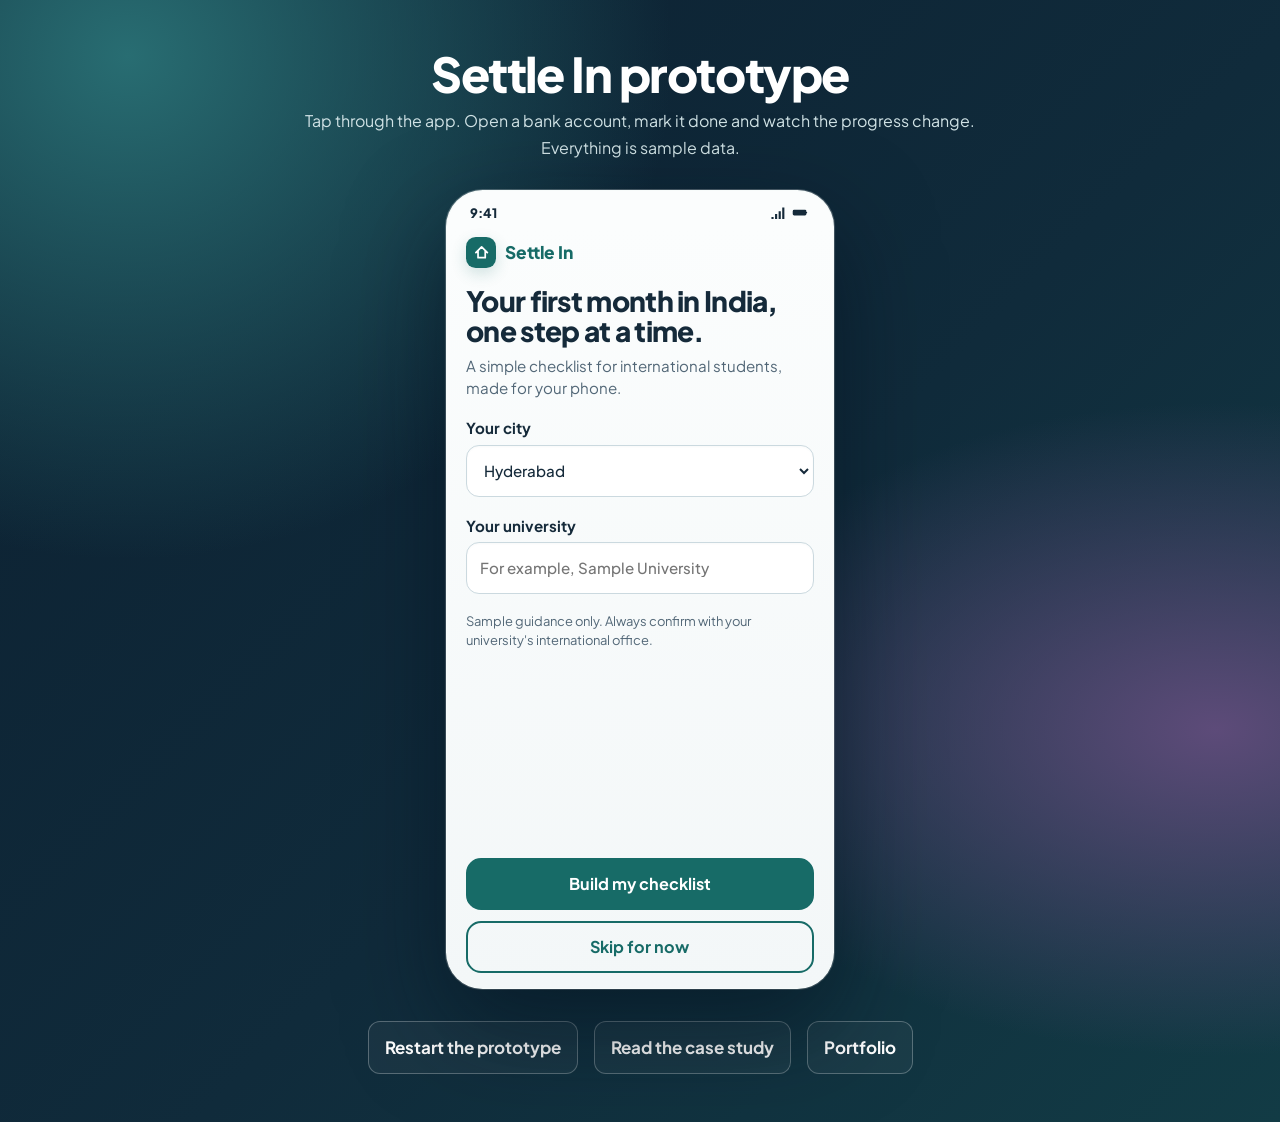
<file: prototype.html>
<!doctype html>
<html lang="en">
<head>
<meta charset="utf-8">
<meta name="viewport" content="width=device-width, initial-scale=1">
  <link rel="canonical" href="https://paulalan2509.github.io/ux-settle-in/prototype.html">
<title>Settle In: clickable prototype</title>
<meta name="description" content="Tap through the Settle In concept app: a first-month checklist for international students in India.">
<meta name="theme-color" content="#102b3b">
<link rel="icon" href="data:image/svg+xml,%3Csvg xmlns='http://www.w3.org/2000/svg' viewBox='0 0 64 64'%3E%3Crect width='64' height='64' rx='16' fill='%230b5d6b'/%3E%3Cpath d='M16 34l16-16 16 16M22 30v16h20V30' fill='none' stroke='%23fff' stroke-width='5' stroke-linecap='round' stroke-linejoin='round'/%3E%3C/svg%3E">
<link rel="preload" href="assets/fonts/plus-jakarta-sans-latin-wght-normal.woff2" as="font" type="font/woff2" crossorigin>
<link rel="stylesheet" href="css/style.css">
<link rel="stylesheet" href="css/premium.css">
</head>
<body class="proto-page dark">
<a class="skip-link" href="#main">Skip to the prototype</a>
<div class="proto-top">
<h1>Settle In prototype</h1>
<p>Tap through the app. Open a bank account, mark it done and watch the progress change. Everything is sample data.</p>
</div>
<main id="main">
<div class="phone" role="group" aria-label="Settle In app prototype">
<div class="status"><span>9:41</span><span class="icons"><svg viewBox="0 0 24 24" aria-hidden="true"><path d="M2 18h3v3H2zM7 14h3v7H7zM12 10h3v11h-3zM17 5h3v16h-3z"/></svg><svg viewBox="0 0 24 24" aria-hidden="true"><path d="M3 8h15a2 2 0 0 1 2 2v1h1v2h-1v1a2 2 0 0 1-2 2H3a2 2 0 0 1-2-2v-4a2 2 0 0 1 2-2z"/></svg></span></div>
<section class="screen" data-screen="welcome" hidden><div class="sbody">
<div class="app-brand"><i><svg viewBox="0 0 24 24" aria-hidden="true" focusable="false"><path d="M4 12l8-8 8 8M7 10v9h10v-9"/></svg></i>Settle In</div>
<div><h1 class="app-h1" data-focus>Your first month in India, one step at a time.</h1><p class="app-sub" style="margin-top:8px">A simple checklist for international students, made for your phone.</p></div>
<label class="field-app">Your city<select><option>Hyderabad</option><option>Bengaluru</option><option>Pune</option><option>Delhi</option></select></label>
<label class="field-app">Your university<input type="text" placeholder="For example, Sample University"></label>
<p class="sample">Sample guidance only. Always confirm with your university's international office.</p>
<div style="margin-top:auto;display:grid;gap:10px"><button class="abtn" type="button" data-go="home">Build my checklist</button><button class="abtn alt" type="button" data-go="home">Skip for now</button></div>
</div></section><section class="screen" data-screen="home" hidden><div class="sbody">
<div class="hello"><div><p class="app-sub">Good morning</p><h1 class="app-h1" data-focus>Hi Amara</h1></div><div class="avatar" aria-hidden="true">A</div></div>
<div class="progress">
<div style="display:flex;justify-content:space-between;align-items:baseline"><strong><span data-done-count>3</span> of 12 done</strong><span style="color:#d7eaec;font-size:13px">Week 1</span></div>
<div class="bar" role="progressbar" aria-label="Checklist progress" aria-valuemin="0" aria-valuemax="12" aria-valuenow="3" data-bar-wrap><i data-bar style="width:25%"></i></div>
<p>Next up: open a bank account.</p>
</div>
<h2 class="app-h2">This week</h2>
<div class="tasks">
<button class="task done" type="button" data-task="office" data-demo><span class="check"><svg viewBox="0 0 24 24" aria-hidden="true" focusable="false"><path d="M5 12.5l4.5 4.5L19 7.5"/></svg></span><span class="t"><strong>Register with the foreigners' office</strong><small data-pending="Ask your international office if you must">Done</small></span><svg viewBox="0 0 24 24" aria-hidden="true" focusable="false" class="chev"><path d="M9 5l7 7-7 7"/></svg></button>
<button class="task" type="button" data-task="bank" data-go="task"><span class="check"><svg viewBox="0 0 24 24" aria-hidden="true" focusable="false"><path d="M5 12.5l4.5 4.5L19 7.5"/></svg></span><span class="t"><strong>Open a bank account</strong><small data-pending="About 1 hour, needs documents">About 1 hour, needs documents</small></span><svg viewBox="0 0 24 24" aria-hidden="true" focusable="false" class="chev"><path d="M9 5l7 7-7 7"/></svg></button>
<button class="task" type="button" data-task="id" data-demo><span class="check"><svg viewBox="0 0 24 24" aria-hidden="true" focusable="false"><path d="M5 12.5l4.5 4.5L19 7.5"/></svg></span><span class="t"><strong>Collect your student ID card</strong><small data-pending="From the university office">From the university office</small></span><svg viewBox="0 0 24 24" aria-hidden="true" focusable="false" class="chev"><path d="M9 5l7 7-7 7"/></svg></button>
<button class="task" type="button" data-task="sim" data-demo><span class="check"><svg viewBox="0 0 24 24" aria-hidden="true" focusable="false"><path d="M5 12.5l4.5 4.5L19 7.5"/></svg></span><span class="t"><strong>Get an Indian SIM card</strong><small data-pending="Needs documents and a photo">Needs documents and a photo</small></span><svg viewBox="0 0 24 24" aria-hidden="true" focusable="false" class="chev"><path d="M9 5l7 7-7 7"/></svg></button>
</div>
<p class="sample">9 more tasks come later this month.</p>
</div><nav class="tabbar" aria-label="Main"><button class="tabbtn" type="button" data-go="home" aria-current="page"><svg viewBox="0 0 24 24" aria-hidden="true" focusable="false"><path d="M4 11l8-7 8 7v8a1 1 0 0 1-1 1h-4v-6h-6v6H5a1 1 0 0 1-1-1z"/></svg>Home</button><button class="tabbtn" type="button" data-go="docs"><svg viewBox="0 0 24 24" aria-hidden="true" focusable="false"><path d="M7 3h7l5 5v12a1 1 0 0 1-1 1H7a1 1 0 0 1-1-1V4a1 1 0 0 1 1-1z"/><path d="M14 3v5h5M9 13h6M9 17h6"/></svg>Documents</button><button class="tabbtn" type="button" data-go="nearby"><svg viewBox="0 0 24 24" aria-hidden="true" focusable="false"><path d="M12 21s7-6.2 7-11a7 7 0 1 0-14 0c0 4.8 7 11 7 11z"/><circle cx="12" cy="10" r="2.5"/></svg>Nearby</button><button class="tabbtn" type="button" data-go="help"><svg viewBox="0 0 24 24" aria-hidden="true" focusable="false"><circle cx="12" cy="12" r="9"/><path d="M9.5 9.5a2.5 2.5 0 1 1 3.6 2.2c-.7.4-1.1.9-1.1 1.8M12 17h.01"/></svg>Help</button></nav></section><section class="screen" data-screen="task" hidden><div class="sbody">
<div class="topbar"><button class="back" type="button" data-back><svg viewBox="0 0 24 24" aria-hidden="true" focusable="false"><path d="M15 5l-7 7 7 7"/></svg>Back</button></div>
<div><h1 class="app-h1" data-focus>Open a bank account</h1>
<div style="display:flex;gap:10px;align-items:center;margin-top:10px"><span class="tag" data-status="bank">To do</span><span class="app-sub">About 1 hour</span></div></div>
<p class="app-sub">A local account makes it easier to pay fees, rent and daily costs.</p>
<h2 class="app-h2">Bring these</h2>
<div class="chips"><span class="chip">Passport</span><span class="chip">Visa</span><span class="chip">Admission letter</span><span class="chip">Passport photos</span><span class="chip">Address proof</span></div>
<h2 class="app-h2">Steps</h2>
<ol class="steps-app"><li>Ask your university which branch it works with.</li><li>Go with your documents and ask for a student account.</li><li>Keep your account number and debit card safe.</li></ol>
<div class="tip"><strong>Sample guidance</strong>Rules differ by bank. Confirm the list with your international office first.</div>
<div style="display:grid;gap:10px;margin-top:4px"><button class="abtn" type="button" data-done="bank" aria-pressed="false">Mark as done</button><button class="abtn alt" type="button" data-go="docs">See my documents</button></div>
</div><nav class="tabbar" aria-label="Main"><button class="tabbtn" type="button" data-go="home" aria-current="page"><svg viewBox="0 0 24 24" aria-hidden="true" focusable="false"><path d="M4 11l8-7 8 7v8a1 1 0 0 1-1 1h-4v-6h-6v6H5a1 1 0 0 1-1-1z"/></svg>Home</button><button class="tabbtn" type="button" data-go="docs"><svg viewBox="0 0 24 24" aria-hidden="true" focusable="false"><path d="M7 3h7l5 5v12a1 1 0 0 1-1 1H7a1 1 0 0 1-1-1V4a1 1 0 0 1 1-1z"/><path d="M14 3v5h5M9 13h6M9 17h6"/></svg>Documents</button><button class="tabbtn" type="button" data-go="nearby"><svg viewBox="0 0 24 24" aria-hidden="true" focusable="false"><path d="M12 21s7-6.2 7-11a7 7 0 1 0-14 0c0 4.8 7 11 7 11z"/><circle cx="12" cy="10" r="2.5"/></svg>Nearby</button><button class="tabbtn" type="button" data-go="help"><svg viewBox="0 0 24 24" aria-hidden="true" focusable="false"><circle cx="12" cy="12" r="9"/><path d="M9.5 9.5a2.5 2.5 0 1 1 3.6 2.2c-.7.4-1.1.9-1.1 1.8M12 17h.01"/></svg>Help</button></nav></section><section class="screen" data-screen="docs" hidden><div class="sbody">
<div><h1 class="app-h1" data-focus>Documents</h1><p class="app-sub" style="margin-top:6px">Keep these ready. Photos are only for your own reference.</p></div>
<div class="rows">
<div class="row-app"><span class="ic"><svg viewBox="0 0 24 24" aria-hidden="true" focusable="false"><path d="M7 3h7l5 5v12a1 1 0 0 1-1 1H7a1 1 0 0 1-1-1V4a1 1 0 0 1 1-1z"/><path d="M14 3v5h5M9 13h6M9 17h6"/></svg></span><span class="t"><strong>Passport</strong><small>Valid until 2030</small></span><span class="tag ok">Ready</span></div>
<div class="row-app"><span class="ic"><svg viewBox="0 0 24 24" aria-hidden="true" focusable="false"><path d="M7 3h7l5 5v12a1 1 0 0 1-1 1H7a1 1 0 0 1-1-1V4a1 1 0 0 1 1-1z"/><path d="M14 3v5h5M9 13h6M9 17h6"/></svg></span><span class="t"><strong>Student visa</strong><small>Check the end date</small></span><span class="tag ok">Ready</span></div>
<div class="row-app"><span class="ic"><svg viewBox="0 0 24 24" aria-hidden="true" focusable="false"><path d="M7 3h7l5 5v12a1 1 0 0 1-1 1H7a1 1 0 0 1-1-1V4a1 1 0 0 1 1-1z"/><path d="M14 3v5h5M9 13h6M9 17h6"/></svg></span><span class="t"><strong>Admission letter</strong><small>From your university</small></span><span class="tag ok">Ready</span></div>
<div class="row-app"><span class="ic"><svg viewBox="0 0 24 24" aria-hidden="true" focusable="false"><path d="M7 3h7l5 5v12a1 1 0 0 1-1 1H7a1 1 0 0 1-1-1V4a1 1 0 0 1 1-1z"/><path d="M14 3v5h5M9 13h6M9 17h6"/></svg></span><span class="t"><strong>Passport photos</strong><small>6 recent, plain background</small></span><span class="tag">Needed</span></div>
<div class="row-app"><span class="ic"><svg viewBox="0 0 24 24" aria-hidden="true" focusable="false"><path d="M7 3h7l5 5v12a1 1 0 0 1-1 1H7a1 1 0 0 1-1-1V4a1 1 0 0 1 1-1z"/><path d="M14 3v5h5M9 13h6M9 17h6"/></svg></span><span class="t"><strong>Address proof</strong><small>Hostel letter works for many offices</small></span><span class="tag">Needed</span></div>
</div>
<button class="abtn alt" type="button" data-demo>Add a document</button>
<p class="sample">Sample list. Your university may ask for different documents.</p>
</div><nav class="tabbar" aria-label="Main"><button class="tabbtn" type="button" data-go="home"><svg viewBox="0 0 24 24" aria-hidden="true" focusable="false"><path d="M4 11l8-7 8 7v8a1 1 0 0 1-1 1h-4v-6h-6v6H5a1 1 0 0 1-1-1z"/></svg>Home</button><button class="tabbtn" type="button" data-go="docs" aria-current="page"><svg viewBox="0 0 24 24" aria-hidden="true" focusable="false"><path d="M7 3h7l5 5v12a1 1 0 0 1-1 1H7a1 1 0 0 1-1-1V4a1 1 0 0 1 1-1z"/><path d="M14 3v5h5M9 13h6M9 17h6"/></svg>Documents</button><button class="tabbtn" type="button" data-go="nearby"><svg viewBox="0 0 24 24" aria-hidden="true" focusable="false"><path d="M12 21s7-6.2 7-11a7 7 0 1 0-14 0c0 4.8 7 11 7 11z"/><circle cx="12" cy="10" r="2.5"/></svg>Nearby</button><button class="tabbtn" type="button" data-go="help"><svg viewBox="0 0 24 24" aria-hidden="true" focusable="false"><circle cx="12" cy="12" r="9"/><path d="M9.5 9.5a2.5 2.5 0 1 1 3.6 2.2c-.7.4-1.1.9-1.1 1.8M12 17h.01"/></svg>Help</button></nav></section><section class="screen" data-screen="nearby" hidden><div class="sbody">
<div><h1 class="app-h1" data-focus>Nearby</h1><p class="app-sub" style="margin-top:6px">Places you will need in your first weeks.</p></div>
<div class="chips"><span class="chip on">All</span><span class="chip">Banks</span><span class="chip">SIM shops</span><span class="chip">Offices</span></div>
<div class="rows">
<div class="row-app"><span class="ic"><svg viewBox="0 0 24 24" aria-hidden="true" focusable="false"><path d="M3 10l9-6 9 6M5 10v8M9.5 10v8M14.5 10v8M19 10v8M3 20h18"/></svg></span><span class="t"><strong>Sample Bank, main road branch</strong><small>0.6 km, opens 10 am</small></span><svg viewBox="0 0 24 24" aria-hidden="true" focusable="false" class="chev"><path d="M9 5l7 7-7 7"/></svg></div>
<div class="row-app"><span class="ic"><svg viewBox="0 0 24 24" aria-hidden="true" focusable="false"><path d="M8 3h6l4 4v13a1 1 0 0 1-1 1H8a1 1 0 0 1-1-1V4a1 1 0 0 1 1-1z"/><rect x="10" y="12" width="5" height="5" rx="1"/></svg></span><span class="t"><strong>Sample Mobile store</strong><small>0.9 km, bring passport and visa</small></span><svg viewBox="0 0 24 24" aria-hidden="true" focusable="false" class="chev"><path d="M9 5l7 7-7 7"/></svg></div>
<div class="row-app"><span class="ic"><svg viewBox="0 0 24 24" aria-hidden="true" focusable="false"><path d="M4 20V9l8-5 8 5v11M9 20v-5h6v5"/></svg></span><span class="t"><strong>University international office</strong><small>On campus, ground floor</small></span><svg viewBox="0 0 24 24" aria-hidden="true" focusable="false" class="chev"><path d="M9 5l7 7-7 7"/></svg></div>
<div class="row-app"><span class="ic"><svg viewBox="0 0 24 24" aria-hidden="true" focusable="false"><path d="M3 10l9-6 9 6M5 10v8M9.5 10v8M14.5 10v8M19 10v8M3 20h18"/></svg></span><span class="t"><strong>Sample Bank, market branch</strong><small>1.4 km, opens 10 am</small></span><svg viewBox="0 0 24 24" aria-hidden="true" focusable="false" class="chev"><path d="M9 5l7 7-7 7"/></svg></div>
</div>
<p class="sample">Sample data. These are not real places.</p>
</div><nav class="tabbar" aria-label="Main"><button class="tabbtn" type="button" data-go="home"><svg viewBox="0 0 24 24" aria-hidden="true" focusable="false"><path d="M4 11l8-7 8 7v8a1 1 0 0 1-1 1h-4v-6h-6v6H5a1 1 0 0 1-1-1z"/></svg>Home</button><button class="tabbtn" type="button" data-go="docs"><svg viewBox="0 0 24 24" aria-hidden="true" focusable="false"><path d="M7 3h7l5 5v12a1 1 0 0 1-1 1H7a1 1 0 0 1-1-1V4a1 1 0 0 1 1-1z"/><path d="M14 3v5h5M9 13h6M9 17h6"/></svg>Documents</button><button class="tabbtn" type="button" data-go="nearby" aria-current="page"><svg viewBox="0 0 24 24" aria-hidden="true" focusable="false"><path d="M12 21s7-6.2 7-11a7 7 0 1 0-14 0c0 4.8 7 11 7 11z"/><circle cx="12" cy="10" r="2.5"/></svg>Nearby</button><button class="tabbtn" type="button" data-go="help"><svg viewBox="0 0 24 24" aria-hidden="true" focusable="false"><circle cx="12" cy="12" r="9"/><path d="M9.5 9.5a2.5 2.5 0 1 1 3.6 2.2c-.7.4-1.1.9-1.1 1.8M12 17h.01"/></svg>Help</button></nav></section><section class="screen" data-screen="help" hidden><div class="sbody">
<div><h1 class="app-h1" data-focus>Help</h1><p class="app-sub" style="margin-top:6px">Who to call when something goes wrong.</p></div>
<div class="rows">
<div class="row-app urgent"><span class="ic"><svg viewBox="0 0 24 24" aria-hidden="true" focusable="false"><path d="M5 4h3.5l1.8 4.6-2.3 1.5a11 11 0 0 0 5.9 5.9l1.5-2.3L20 15.5V19a2 2 0 0 1-2 2A16 16 0 0 1 3 6a2 2 0 0 1 2-2z"/></svg></span><span class="t"><strong>Emergency</strong><small>Police, fire and ambulance: 112</small></span><button class="call" type="button" data-demo>Call 112</button></div>
<div class="row-app"><span class="ic"><svg viewBox="0 0 24 24" aria-hidden="true" focusable="false"><path d="M4 20V9l8-5 8 5v11M9 20v-5h6v5"/></svg></span><span class="t"><strong>International office</strong><small>Your first contact for visa and campus questions</small></span><button class="call" type="button" data-demo>Call</button></div>
<div class="row-app"><span class="ic"><svg viewBox="0 0 24 24" aria-hidden="true" focusable="false"><circle cx="12" cy="12" r="9"/><path d="M9.5 9.5a2.5 2.5 0 1 1 3.6 2.2c-.7.4-1.1.9-1.1 1.8M12 17h.01"/></svg></span><span class="t"><strong>Student helpline</strong><small>Sample number, add your own</small></span><button class="call" type="button" data-demo>Call</button></div>
</div>
<div class="tip"><strong>Good to know</strong>Save 112 in your phone before you need it. It works across India.</div>
<p class="sample">Prototype only: calls are not connected.</p>
</div><nav class="tabbar" aria-label="Main"><button class="tabbtn" type="button" data-go="home"><svg viewBox="0 0 24 24" aria-hidden="true" focusable="false"><path d="M4 11l8-7 8 7v8a1 1 0 0 1-1 1h-4v-6h-6v6H5a1 1 0 0 1-1-1z"/></svg>Home</button><button class="tabbtn" type="button" data-go="docs"><svg viewBox="0 0 24 24" aria-hidden="true" focusable="false"><path d="M7 3h7l5 5v12a1 1 0 0 1-1 1H7a1 1 0 0 1-1-1V4a1 1 0 0 1 1-1z"/><path d="M14 3v5h5M9 13h6M9 17h6"/></svg>Documents</button><button class="tabbtn" type="button" data-go="nearby"><svg viewBox="0 0 24 24" aria-hidden="true" focusable="false"><path d="M12 21s7-6.2 7-11a7 7 0 1 0-14 0c0 4.8 7 11 7 11z"/><circle cx="12" cy="10" r="2.5"/></svg>Nearby</button><button class="tabbtn" type="button" data-go="help" aria-current="page"><svg viewBox="0 0 24 24" aria-hidden="true" focusable="false"><circle cx="12" cy="12" r="9"/><path d="M9.5 9.5a2.5 2.5 0 1 1 3.6 2.2c-.7.4-1.1.9-1.1 1.8M12 17h.01"/></svg>Help</button></nav></section>
<div class="toast" role="status" aria-live="polite"></div>
</div>
</main>
<p id="live" class="sr-only" role="status" aria-live="polite"></p>
<div class="proto-links"><button type="button" data-restart>Restart the prototype</button><a href="index.html">Read the case study</a><a href="https://paulalan2509.github.io/">Portfolio</a></div>
<script src="js/prototype.js"></script>
</body>
</html>
</file>
<file: css/style.css>
/* Settle In: UI/UX case study and clickable prototype (concept project)
   Plain CSS. Part 1 styles the case study page. Part 2 styles the app screens. */

@font-face {
  font-family: "Plus Jakarta Sans";
  src: url("../assets/fonts/plus-jakarta-sans-latin-wght-normal.woff2") format("woff2");
  font-weight: 200 800;
  font-display: swap;
}

:root {
  --lagoon: #0b5d6b;
  --lagoon-dark: #083f49;
  --coral: #ff6b57;
  --mist: #eef4f4;
  --page: #f8fbfb;
  --surface: #ffffff;
  --ink: #10242a;
  --mute: #4b6168;
  --line: #d3e0e1;
  --success: #157a52;
  --success-bg: #e3f4ec;
  --warn: #7a4b00;
  --warn-bg: #fff1d6;
  --font: "Plus Jakarta Sans", system-ui, sans-serif;
  --max: 1080px;
  --gutter: clamp(1.1rem, 4vw, 2rem);
}

*, *::before, *::after { box-sizing: border-box; }
html { scroll-behavior: smooth; scroll-padding-top: 2rem; -webkit-text-size-adjust: 100%; }
body { margin: 0; background: var(--page); color: var(--ink); font-family: var(--font); font-size: 1.0625rem; line-height: 1.7; -webkit-font-smoothing: antialiased; overflow-x: clip; }
h1, h2, h3 { line-height: 1.1; letter-spacing: -0.02em; margin: 0; }
p { margin: 0; }
a { color: var(--lagoon); }
:focus-visible { outline: 3px solid var(--lagoon); outline-offset: 3px; border-radius: 4px; }
.dark :focus-visible { outline-color: #fff; }
.sr-only { position: absolute; width: 1px; height: 1px; margin: -1px; padding: 0; overflow: hidden; clip: rect(0 0 0 0); white-space: nowrap; border: 0; }
.skip-link { position: absolute; left: 1rem; top: -4rem; z-index: 100; background: var(--ink); color: #fff; padding: .7rem 1.1rem; border-radius: 10px; }
.skip-link:focus { top: 1rem; }
.wrap { width: min(var(--max), 100% - 2 * var(--gutter)); margin-inline: auto; }

/* ========== PART 1: CASE STUDY PAGE ========== */

.btn { display: inline-flex; align-items: center; justify-content: center; padding: .85rem 1.5rem; border-radius: 999px; border: 2px solid transparent; font: inherit; font-weight: 700; text-decoration: none; cursor: pointer; transition: transform .2s ease; }
.btn:hover { transform: translateY(-2px); }
.btn-coral { background: var(--coral); color: var(--ink); }
.btn-line { border-color: currentColor; color: inherit; }

.hero { background: var(--lagoon); color: #fff; overflow: clip; }
.hero-grid { display: grid; gap: 3rem; padding: clamp(3rem, 8vw, 6rem) 0 0; }
@media (min-width: 960px) { .hero-grid { grid-template-columns: 1fr auto; align-items: end; gap: 4rem; } }
.hero-text h1 { font-size: clamp(2.6rem, 6.4vw, 4.8rem); font-weight: 800; margin: 1rem 0 1.4rem; }
.hero-text .lead { font-size: clamp(1.1rem, 2vw, 1.3rem); color: #d7eaec; max-width: 34rem; }
.eyebrow { font-weight: 700; color: #bfe0e4; }
.hero-actions { display: flex; flex-wrap: wrap; gap: .9rem; margin-top: 2rem; }
.hero-text { padding-bottom: clamp(2rem, 6vw, 5rem); }
.facts { display: grid; gap: 1.4rem 2rem; grid-template-columns: repeat(2, minmax(0, 1fr)); padding: 2rem 0; margin: 0; border-top: 1px solid rgba(255, 255, 255, .22); }
@media (min-width: 760px) { .facts { grid-template-columns: repeat(4, 1fr); } }
.facts dt { font-size: .9rem; color: #bfe0e4; font-weight: 600; }
.facts dd { margin: .2rem 0 0; font-weight: 700; }
.hero-phones { display: flex; gap: 1.5rem; align-items: flex-end; justify-content: center; }
.hero-phones .phone:nth-child(2) { display: none; }
@media (min-width: 1180px) { .hero-phones .phone:nth-child(2) { display: flex; margin-bottom: -3rem; } }

.layout { display: grid; gap: 0; }
@media (min-width: 1180px) { .layout { grid-template-columns: 11rem 1fr; gap: 3rem; } }
.rail { display: none; }
@media (min-width: 1180px) {
  .rail { display: block; position: sticky; top: 2rem; align-self: start; padding-top: 5rem; font-size: .95rem; }
  .rail ul { list-style: none; margin: 0; padding: 0; display: grid; gap: .55rem; border-left: 2px solid var(--line); }
  .rail a { display: block; padding: .1rem 0 .1rem 1rem; margin-left: -2px; border-left: 2px solid transparent; color: var(--mute); text-decoration: none; font-weight: 600; }
  .rail a:hover, .rail a[aria-current="true"] { color: var(--lagoon); border-left-color: var(--coral); }
}
.study { max-width: 52rem; padding-bottom: 4rem; }
@media (min-width: 1180px) { .study { max-width: none; } }
.chapter { padding: clamp(3rem, 7vw, 5.5rem) 0 0; }
.chapter > h2 { font-size: clamp(1.9rem, 4vw, 2.8rem); font-weight: 800; max-width: 36rem; }
.chapter .intro { margin-top: 1rem; color: var(--mute); font-size: 1.15rem; max-width: 40rem; }
.chapter .body { display: grid; gap: 1.1rem; margin-top: 1.6rem; max-width: 40rem; color: var(--mute); }
.chapter .body strong { color: var(--ink); }
.note { margin-top: 1.4rem; padding: 1rem 1.2rem; border-radius: 14px; background: var(--warn-bg); color: var(--warn); font-weight: 600; max-width: 40rem; }

.persona { display: grid; gap: 1.6rem; margin-top: 2rem; padding: clamp(1.4rem, 4vw, 2.2rem); background: #fff; border: 1px solid var(--line); border-radius: 22px; }
@media (min-width: 800px) { .persona { grid-template-columns: 14rem 1fr; } }
.persona h3 { font-size: 1.7rem; }
.persona .sub { color: var(--mute); margin-top: .3rem; }
.persona ul { margin: .5rem 0 0; padding-left: 1.2rem; color: var(--mute); }
.persona h4 { margin: 0; font-size: 1rem; }
.persona .cols { display: grid; gap: 1.4rem; }
@media (min-width: 700px) { .persona .cols { grid-template-columns: repeat(3, 1fr); } }

.principles { list-style: none; margin: 2rem 0 0; padding: 0; display: grid; gap: 1.2rem; max-width: 46rem; }
.principles li { display: grid; grid-template-columns: 3rem 1fr; gap: 1rem; }
.principles .n { width: 3rem; height: 3rem; border-radius: 50%; background: var(--coral); color: var(--ink); display: grid; place-items: center; font-weight: 800; font-size: 1.2rem; }
.principles h3 { font-size: 1.15rem; letter-spacing: 0; }
.principles p { color: var(--mute); }

.flow { list-style: none; margin: 2rem 0 0; padding: 0; display: grid; gap: 1.1rem; counter-reset: f; }
.flow li { counter-increment: f; position: relative; background: #fff; border: 1.5px solid var(--lagoon); border-radius: 16px; padding: 1rem 1.1rem 1rem 3.4rem; }
.flow li::before { content: counter(f); position: absolute; left: 1rem; top: 1rem; width: 1.7rem; height: 1.7rem; border-radius: 50%; background: var(--lagoon); color: #fff; display: grid; place-items: center; font-weight: 800; font-size: .9rem; }
.flow li:not(:last-child)::after { content: ""; position: absolute; left: 1.85rem; bottom: -1.1rem; height: 1.1rem; border-left: 2px solid var(--lagoon); }
.flow strong { display: block; }
.flow span { color: var(--mute); font-size: .95rem; }
@media (min-width: 1000px) {
  .flow { grid-template-columns: repeat(6, 1fr); gap: 1rem; }
  .flow li { padding: 3.2rem .9rem 1rem; }
  .flow li::before { left: .9rem; top: .9rem; }
  .flow li:not(:last-child)::after { left: 100%; bottom: auto; top: 1.7rem; width: 1rem; height: 0; border-left: 0; border-top: 2px solid var(--lagoon); }
}
.side-paths { margin-top: 1.6rem; display: grid; gap: .8rem; max-width: 46rem; }
.side-paths p { color: var(--mute); }
.side-paths strong { color: var(--ink); }

.phones { display: flex; flex-wrap: wrap; gap: 2.2rem 1.8rem; margin-top: 2.2rem; }
.phones figure { margin: 0; display: grid; gap: .8rem; justify-items: center; align-content: start; }
.phones figcaption { text-align: center; font-size: .95rem; color: var(--mute); max-width: 15rem; line-height: 1.5; }
.phones figcaption strong { display: block; color: var(--ink); font-size: 1rem; }
.phones.center { justify-content: center; }

.tokens { display: grid; gap: 2.4rem; margin-top: 2rem; }
.swatches { display: grid; gap: .9rem; grid-template-columns: repeat(auto-fill, minmax(10.5rem, 1fr)); }
.swatch { border-radius: 16px; overflow: hidden; border: 1px solid var(--line); background: #fff; }
.swatch .chip-c { height: 4.2rem; }
.swatch div:last-child { padding: .7rem .9rem; font-size: .9rem; line-height: 1.4; }
.swatch strong { display: block; }
.swatch span { color: var(--mute); }
.type-spec { display: grid; gap: .9rem; }
.type-row { display: flex; align-items: baseline; gap: 1.2rem; border-bottom: 1px solid var(--line); padding-bottom: .8rem; flex-wrap: wrap; }
.type-row small { color: var(--mute); min-width: 11rem; font-size: .88rem; }
.parts { display: grid; gap: 1.2rem; grid-template-columns: repeat(auto-fit, minmax(17rem, 1fr)); }
.part { background: var(--mist); border-radius: 18px; padding: 1.4rem; display: grid; gap: .9rem; align-content: start; }
.part > small { color: var(--mute); font-weight: 600; }

.checklist { list-style: none; margin: 1.6rem 0 0; padding: 0; display: grid; gap: .9rem; max-width: 44rem; }
.checklist li { display: grid; grid-template-columns: 1.6rem 1fr; gap: .8rem; color: var(--mute); }
.checklist li::before { content: ""; width: 1.4rem; height: 1.4rem; margin-top: .25rem; border-radius: 50%; background: var(--success) url("data:image/svg+xml,%3Csvg xmlns='http://www.w3.org/2000/svg' viewBox='0 0 24 24' fill='none' stroke='white' stroke-width='3.2' stroke-linecap='round' stroke-linejoin='round'%3E%3Cpath d='M5 12.5l4.5 4.5L19 7.5'/%3E%3C/svg%3E") center / 70% no-repeat; }
.checklist strong { color: var(--ink); }

.test-grid { display: grid; gap: 1.2rem; margin-top: 2rem; }
@media (min-width: 800px) { .test-grid { grid-template-columns: 1fr 1fr; } }
.test-card { background: #fff; border: 1px solid var(--line); border-radius: 18px; padding: 1.5rem; }
.test-card h3 { font-size: 1.25rem; margin-bottom: .8rem; }
.test-card ol, .test-card ul { margin: 0; padding-left: 1.2rem; color: var(--mute); display: grid; gap: .5rem; }

.cta-band { margin-top: 5rem; background: var(--lagoon-dark); color: #fff; }
.cta-inner { display: grid; gap: 1.5rem; padding: clamp(2.5rem, 6vw, 4rem) 0; align-items: center; }
@media (min-width: 800px) { .cta-inner { grid-template-columns: 1fr auto; } }
.cta-inner h2 { font-size: clamp(1.8rem, 3.6vw, 2.6rem); font-weight: 800; }
.cta-inner p { color: #bfe0e4; margin-top: .6rem; }
.site-foot { padding: 2rem 0 3rem; color: var(--mute); font-size: .95rem; }

/* ========== PART 2: APP SCREENS (designed at 360 x 740) ========== */

.phone {
  --z: 1;
  zoom: var(--z);
  width: 360px; aspect-ratio: 360 / 740; flex: none;
  display: flex; flex-direction: column;
  background: var(--mist); color: var(--ink);
  border: 8px solid #0a1a1f; border-radius: 44px; overflow: hidden; position: relative;
  font-family: var(--font); font-size: 15px; line-height: 1.45;
  box-shadow: 0 30px 60px -28px rgba(8, 31, 36, .55);
}
@media (max-width: 440px) { .phone { zoom: calc(var(--z) * .86); } }
.phone * { box-sizing: border-box; }
.status { display: flex; justify-content: space-between; align-items: center; padding: 12px 22px 4px; font-size: 12px; font-weight: 800; flex: none; }
.status svg { width: 16px; height: 16px; fill: currentColor; }
.status .icons { display: flex; gap: 5px; align-items: center; }
.screen { display: flex; flex-direction: column; flex: 1; min-height: 0; }
.screen[hidden] { display: none; }
.sbody { flex: 1; min-height: 0; overflow-y: auto; padding: 10px 18px 14px; display: flex; flex-direction: column; gap: 14px; }
.screen:focus, .app-h1:focus { outline: none; }

.app-h1 { font-size: 26px; font-weight: 800; line-height: 1.12; letter-spacing: -0.02em; margin: 0; }
.app-h2 { font-size: 16px; font-weight: 800; margin: 0; letter-spacing: 0; }
.app-sub { color: var(--mute); font-size: 14px; }
.app-brand { display: flex; align-items: center; gap: 8px; font-weight: 800; color: var(--lagoon); }
.app-brand i { width: 28px; height: 28px; border-radius: 9px; background: var(--lagoon); display: grid; place-items: center; }
.app-brand i svg { width: 16px; height: 16px; fill: none; stroke: #fff; stroke-width: 2.4; stroke-linecap: round; stroke-linejoin: round; }

.abtn { display: flex; align-items: center; justify-content: center; gap: 8px; min-height: 48px; width: 100%; padding: 0 16px; border-radius: 14px; border: 2px solid var(--lagoon); background: var(--lagoon); color: #fff; font: inherit; font-weight: 700; cursor: pointer; }
.abtn.alt { background: transparent; color: var(--lagoon); }
.abtn.done-state { background: var(--success-bg); border-color: var(--success); color: var(--success); }

.field-app { display: grid; gap: 5px; font-weight: 700; font-size: 14px; }
.field-app input, .field-app select { width: 100%; min-height: 48px; border: 1.5px solid #7d9298; border-radius: 12px; background: #fff; padding: 0 12px; font: inherit; font-weight: 500; color: var(--ink); }
.field-app input:focus-visible, .field-app select:focus-visible { outline: 3px solid var(--lagoon); outline-offset: 1px; }

.hello { display: flex; justify-content: space-between; align-items: center; gap: 12px; }
.avatar { width: 44px; height: 44px; border-radius: 50%; background: var(--coral); color: var(--ink); display: grid; place-items: center; font-weight: 800; flex: none; }
.progress { background: var(--lagoon); color: #fff; border-radius: 20px; padding: 16px; display: grid; gap: 10px; }
.progress strong { font-size: 22px; font-weight: 800; }
.progress p { color: #d7eaec; font-size: 13px; }
.bar { height: 9px; border-radius: 9px; background: rgba(255, 255, 255, .28); overflow: hidden; }
.bar i { display: block; height: 100%; background: var(--coral); border-radius: 9px; transition: width .4s ease; }

.tasks { display: grid; gap: 9px; }
.task { display: flex; align-items: center; gap: 12px; width: 100%; min-height: 60px; text-align: left; background: #fff; border: 1px solid var(--line); border-radius: 15px; padding: 10px 12px; font: inherit; color: inherit; cursor: pointer; }
.task .t { flex: 1; min-width: 0; }
.task strong { display: block; font-size: 15px; line-height: 1.25; }
.task small { color: var(--mute); font-size: 12.5px; }
.check { width: 28px; height: 28px; border-radius: 50%; border: 2px solid var(--lagoon); display: grid; place-items: center; flex: none; color: #fff; }
.check svg { width: 16px; height: 16px; opacity: 0; fill: none; stroke: currentColor; stroke-width: 3.2; stroke-linecap: round; stroke-linejoin: round; }
.task.done .check { background: var(--success); border-color: var(--success); }
.task.done .check svg { opacity: 1; }
.chev { width: 18px; height: 18px; fill: none; stroke: var(--mute); stroke-width: 2.4; stroke-linecap: round; stroke-linejoin: round; flex: none; }

.tag { display: inline-flex; align-items: center; font-size: 12px; font-weight: 700; padding: 3px 10px; border-radius: 99px; background: var(--warn-bg); color: var(--warn); width: fit-content; }
.tag.ok { background: var(--success-bg); color: var(--success); }

.topbar { display: flex; align-items: center; gap: 8px; }
.back { display: inline-flex; align-items: center; gap: 4px; min-height: 44px; padding: 0 10px 0 4px; background: none; border: 0; font: inherit; font-weight: 700; color: var(--lagoon); cursor: pointer; }
.back svg { width: 20px; height: 20px; fill: none; stroke: currentColor; stroke-width: 2.6; stroke-linecap: round; stroke-linejoin: round; }

.steps-app { list-style: none; margin: 0; padding: 0; display: grid; gap: 10px; counter-reset: s; }
.steps-app li { counter-increment: s; display: grid; grid-template-columns: 26px 1fr; gap: 10px; font-size: 14.5px; }
.steps-app li::before { content: counter(s); width: 26px; height: 26px; border-radius: 50%; background: var(--mist); border: 1.5px solid var(--lagoon); color: var(--lagoon); display: grid; place-items: center; font-weight: 800; font-size: 13px; }
.chips { display: flex; flex-wrap: wrap; gap: 7px; }
.chip { padding: 6px 12px; border-radius: 99px; border: 1.5px solid var(--line); background: #fff; font-weight: 600; font-size: 13px; color: var(--ink); font-family: inherit; }
.chip.on { background: var(--lagoon); border-color: var(--lagoon); color: #fff; }
button.chip { cursor: pointer; min-height: 36px; }
.tip { background: #fff; border-left: 5px solid var(--coral); border-radius: 12px; padding: 11px 13px; font-size: 14px; }
.tip strong { display: block; font-size: 13px; }
.sample { font-size: 12px; color: var(--mute); }

.rows { display: grid; gap: 9px; }
.row-app { display: flex; align-items: center; gap: 12px; background: #fff; border: 1px solid var(--line); border-radius: 15px; padding: 11px 13px; min-height: 58px; }
.row-app .t { flex: 1; min-width: 0; }
.row-app strong { display: block; font-size: 15px; line-height: 1.25; }
.row-app small { color: var(--mute); font-size: 12.5px; }
.row-app .ic { width: 36px; height: 36px; border-radius: 11px; background: var(--mist); color: var(--lagoon); display: grid; place-items: center; flex: none; }
.row-app .ic svg { width: 20px; height: 20px; fill: none; stroke: currentColor; stroke-width: 2.2; stroke-linecap: round; stroke-linejoin: round; }
.row-app.urgent { border-color: var(--coral); border-width: 2px; }
.call { min-height: 40px; padding: 0 14px; border-radius: 11px; border: 1.5px solid var(--lagoon); background: #fff; color: var(--lagoon); font: inherit; font-weight: 700; font-size: 13.5px; cursor: pointer; }

.tabbar { display: flex; justify-content: space-around; background: #fff; border-top: 1px solid var(--line); padding: 6px 4px 16px; flex: none; }
.tabbtn { display: grid; justify-items: center; gap: 2px; min-width: 68px; min-height: 50px; padding: 4px 6px; background: none; border: 0; border-radius: 12px; font: inherit; font-size: 12px; font-weight: 700; color: var(--mute); cursor: pointer; }
.tabbtn svg { width: 24px; height: 24px; fill: none; stroke: currentColor; stroke-width: 2.1; stroke-linecap: round; stroke-linejoin: round; }
.tabbtn[aria-current="page"] { color: var(--lagoon); background: var(--mist); }

.toast { position: absolute; left: 16px; right: 16px; bottom: 86px; z-index: 5; background: var(--ink); color: #fff; padding: 11px 14px; border-radius: 12px; font-size: 13.5px; font-weight: 600; opacity: 0; transform: translateY(8px); pointer-events: none; transition: opacity .25s ease, transform .25s ease; }
.toast.show { opacity: 1; transform: none; }

/* Grayscale wireframe version of the same screens */
.phone.wire {
  --lagoon: #4f565a; --lagoon-dark: #3d4346; --coral: #c9cdd0; --mist: #f1f2f3; --ink: #2c3033; --mute: #5d6468; --line: #b9bec1;
  --success: #6b7378; --success-bg: #e6e8e9; --warn: #3d4144; --warn-bg: #e6e8e9;
  box-shadow: none; border-color: #8c9296; background: #f1f2f3;
}
.phone.wire .app-brand i { background: #4f565a; }
.phone.wire .avatar { background: #c9cdd0; }

/* Prototype page */
.proto-page { min-height: 100vh; background: var(--lagoon-dark); color: #fff; display: grid; justify-items: center; align-content: start; gap: 1.5rem; padding: 2rem var(--gutter) 3rem; }
.proto-page .phone { --z: 1.08; }
.proto-top { text-align: center; max-width: 36rem; }
.proto-top h1 { font-size: 1.8rem; font-weight: 800; }
.proto-top p { color: #bfe0e4; margin-top: .4rem; font-size: 1rem; }
.proto-links { display: flex; gap: 1rem; flex-wrap: wrap; justify-content: center; }
.proto-links a, .proto-links button { color: #fff; font: inherit; font-weight: 700; background: none; border: 0; text-decoration: underline; cursor: pointer; padding: .3rem; }

@media (prefers-reduced-motion: reduce) {
  html { scroll-behavior: auto; }
  .btn, .bar i, .toast { transition: none; }
  .btn:hover { transform: none; }
}
</file>
<file: css/premium.css>
/* Settle In — premium visual layer
   Additive overrides: semantic HTML and the original interaction model remain intact. */
:root {
  --lagoon:#176b67; --lagoon-dark:#102b3b; --coral:#ffb36b;
  --mist:#e8f4f1; --page:#f5f7fb; --surface:#ffffff; --ink:#152a3a;
  --mute:#526777; --line:#dce5eb; --success:#176b4d; --success-bg:#e1f5e9;
  --warn:#71470c; --warn-bg:#fff1d9; --max:1160px;
  --font:"Plus Jakarta Sans", Inter, ui-sans-serif, system-ui, sans-serif;
}
html { scroll-behavior:smooth; }
body { background:
  radial-gradient(ellipse at 88% 0%, rgba(124,194,185,.16), transparent 32rem),
  var(--page); color:var(--ink); letter-spacing:0; }
::selection { background:#bce8df; color:#102b3b; }
a { text-underline-offset:4px; }
:focus-visible { outline:3px solid #ef8c44; outline-offset:4px; }
.wrap { width:min(var(--max),100% - 2*var(--gutter)); }
.hero {
  position:relative; isolation:isolate;
  background:linear-gradient(130deg,#102b3b 0%,#174d56 52%,#176b67 100%);
  overflow:hidden;
}
.hero::before,.hero::after { content:""; position:absolute; z-index:-1; border-radius:50%; pointer-events:none; }
.hero::before { width:36rem;height:36rem;right:-8rem;top:-14rem;background:radial-gradient(circle,rgba(255,179,107,.23),transparent 68%); }
.hero::after { width:30rem;height:30rem;left:35%;bottom:-24rem;background:radial-gradient(circle,rgba(136,218,206,.18),transparent 68%); }
.hero-grid { padding-top:clamp(3.5rem,8vw,7.5rem); gap:clamp(2rem,5vw,4.5rem); }
.hero-text h1 { font-size:clamp(3.5rem,8vw,6.7rem); letter-spacing:-.035em; line-height:1; margin:1rem 0 1.5rem; }
.eyebrow { display:inline-flex; align-items:center; gap:.6rem; text-transform:uppercase; letter-spacing:.14em; font-size:.74rem; }
.eyebrow::before { content:""; width:1.8rem;height:2px;background:var(--coral); }
.hero-text .lead { max-width:37rem; font-size:clamp(1.1rem,2vw,1.35rem); line-height:1.65; color:#e0eeee; }
.btn { min-height:50px; padding:.8rem 1.35rem; border-radius:14px; font-size:.94rem; transition:transform .22s ease,box-shadow .22s ease,background .22s ease; }
.btn-coral { background:linear-gradient(135deg,#ffd09a,#ffad67); color:#192f3a; box-shadow:0 8px 28px #081e2b40; }
.btn-line { border:1px solid #ffffff70; background:#ffffff0c; backdrop-filter:blur(12px); }
.btn:hover { transform:translateY(-3px); box-shadow:0 12px 30px #061b2730; }
.facts { border-color:#ffffff26; gap:1.25rem 1.5rem; }
.facts dt { color:#d6eaeb; text-transform:uppercase; letter-spacing:.1em; font-size:.72rem; }
.facts dd { font-size:.94rem; }
.hero-phones { perspective:1200px; }
.hero-phones .phone { transform:rotateY(-7deg) rotateX(2deg) translateY(0); transition:transform .5s cubic-bezier(.2,.75,.2,1); }
.hero-phones .phone:nth-child(2) { transform:rotateY(7deg) rotateX(2deg) translateY(0); }
.hero-phones .phone:hover { transform:rotateY(0) translateY(-8px); }
.phone { border:1px solid #ffffffb8; box-shadow:0 30px 80px #071c2b40,0 0 0 7px #ffffff12; border-radius:34px; overflow:hidden; }
.phone .screen { background:linear-gradient(180deg,#fbfdfd,#f3f7f8); }
.status { background:#fbfdfd; }
.sbody { gap:17px; }
.app-brand { letter-spacing:-.01em; font-size:1rem; }
.app-brand i { box-shadow:0 5px 14px #176b6730; }
.app-h1 { letter-spacing:-.025em; line-height:1.08; }
.app-h2 { letter-spacing:-.01em; }
.progress { background:linear-gradient(135deg,#123849,#176b67); border:1px solid #ffffff24; box-shadow:0 12px 26px #173f4820; border-radius:22px; }
.progress strong { letter-spacing:-.02em; }
.bar { background:#ffffff35; }
.bar i { background:linear-gradient(90deg,#ffd09a,#ffad67); }
.task,.row-app { border:1px solid #dce6e9; box-shadow:0 3px 12px #1c3a4a08; transition:transform .18s ease,border-color .18s ease,box-shadow .18s ease; }
.task:hover,.row-app:hover { transform:translateY(-2px); border-color:#9bc9c4; box-shadow:0 9px 22px #1c3a4a12; }
.task:active { transform:scale(.99); }
.check { border-color:#438d87; }
.task.done .check { background:#176b4d; border-color:#176b4d; }
.field-app input,.field-app select { border-color:#cbd9df; box-shadow:inset 0 1px 2px #18374908; }
.field-app input:focus-visible,.field-app select:focus-visible { outline:3px solid #176b67; outline-offset:2px; }
.tabbar { background:#fffffff0; backdrop-filter:blur(18px); border-top-color:#dce5eb; }
.tabbtn { min-height:52px; transition:background .18s ease,color .18s ease; }
.tabbtn[aria-current="page"] { background:#e4f3f0; color:#125e5a; }
.chip { transition:background .18s ease,border-color .18s ease; }
.chip.on { background:#176b67; border-color:#176b67; }
.call { border-radius:12px; }
.toast { box-shadow:0 12px 30px #071c2b35; border:1px solid #ffffff25; }
.layout { gap:1rem; }
.rail a { transition:color .2s ease,border-color .2s ease; }
.chapter { padding-top:clamp(3.5rem,7vw,6rem); }
.chapter > h2 { letter-spacing:-.03em; font-size:clamp(2rem,4.5vw,3.1rem); }
.chapter .intro { color:#425b6b; line-height:1.7; }
.chapter .body { line-height:1.85; }
.persona { border:1px solid #ffffff; background:linear-gradient(145deg,#fff,#f5fafb); box-shadow:0 18px 48px #193e4c0c; border-radius:26px; }
.note { border:1px solid #f1d5a7; border-left:4px solid #d98b36; box-shadow:0 8px 22px #71470c0a; }
.proto-page { position:relative; isolation:isolate; overflow:hidden; background:
  radial-gradient(ellipse at 10% 5%,#286d72 0%,transparent 34rem),
  radial-gradient(ellipse at 95% 65%,#5d4b79 0%,transparent 34rem),
  linear-gradient(135deg,#0c2031,#102b3b 55%,#123b45); }
.proto-page::before { content:"";position:fixed;z-index:-1;inset:0;opacity:.22;pointer-events:none;
  background-image:radial-gradient(#ffffff65 .7px,transparent .7px);background-size:22px 22px;mask-image:linear-gradient(to bottom,black,transparent 85%); }
.proto-top { max-width:45rem; padding:1rem 0 .25rem; }
.proto-top h1 { font-size:clamp(2rem,4vw,3rem);letter-spacing:-.03em; }
.proto-top p { color:#d0e2e5; line-height:1.7; }
.proto-page .phone { --z:1.08; box-shadow:0 35px 90px #020e1b85,0 0 0 1px #ffffff40; }
.proto-links { margin-top:.5rem; }
.proto-links a,.proto-links button { text-decoration:none; border:1px solid #ffffff45; border-radius:12px; padding:.7rem 1rem; background:#ffffff0b; }
.proto-links a:hover,.proto-links button:hover { background:#ffffff19; }
@keyframes rise-in { from { opacity:0; transform:translateY(12px); } to { opacity:1; transform:translateY(0); } }
.chapter,.persona,.hero-text { animation:rise-in .65s both; }
@media (min-width:960px) {
  .hero-grid { grid-template-columns:minmax(0,1.1fr) minmax(320px,.9fr); align-items:center; }
  .hero-phones { justify-content:flex-end; }
}
@media (max-width:759px) {
  .hero-grid { padding-top:3rem; }
  .hero-text h1 { font-size:clamp(3.4rem,16vw,5rem); }
  .hero-actions { align-items:stretch; }
  .hero-actions .btn { width:100%; }
  .facts { padding:1.5rem 0; }
  .hero-phones .phone { --z:.7; }
  .hero-phones .phone:nth-child(2) { display:none; }
  .proto-page { padding:1.25rem 1rem 2rem; }
  .proto-page .phone { --z:1; }
}
@media (prefers-reduced-motion:reduce) {
  *,*::before,*::after { animation-duration:.01ms!important; animation-iteration-count:1!important; scroll-behavior:auto!important; transition-duration:.01ms!important; }
}

.hero .eyebrow { color:#d6eef0; }
</file>
